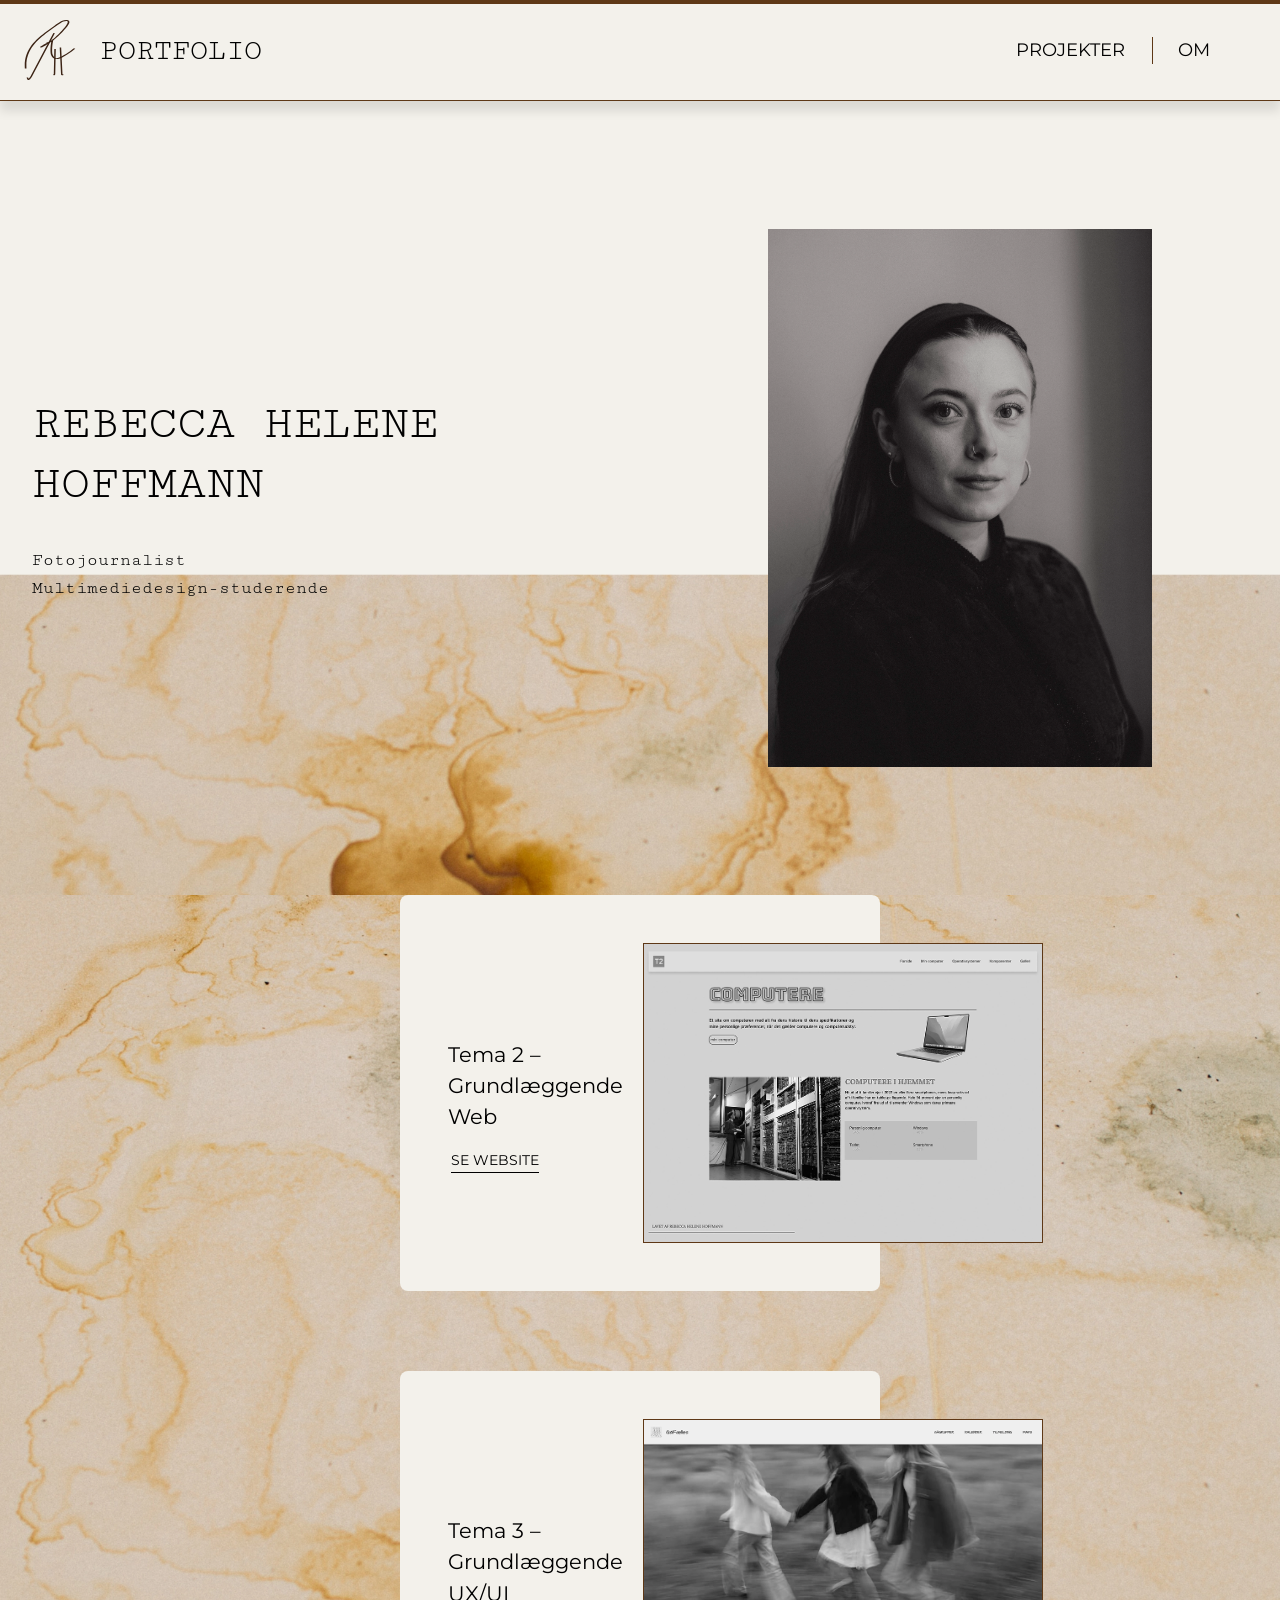
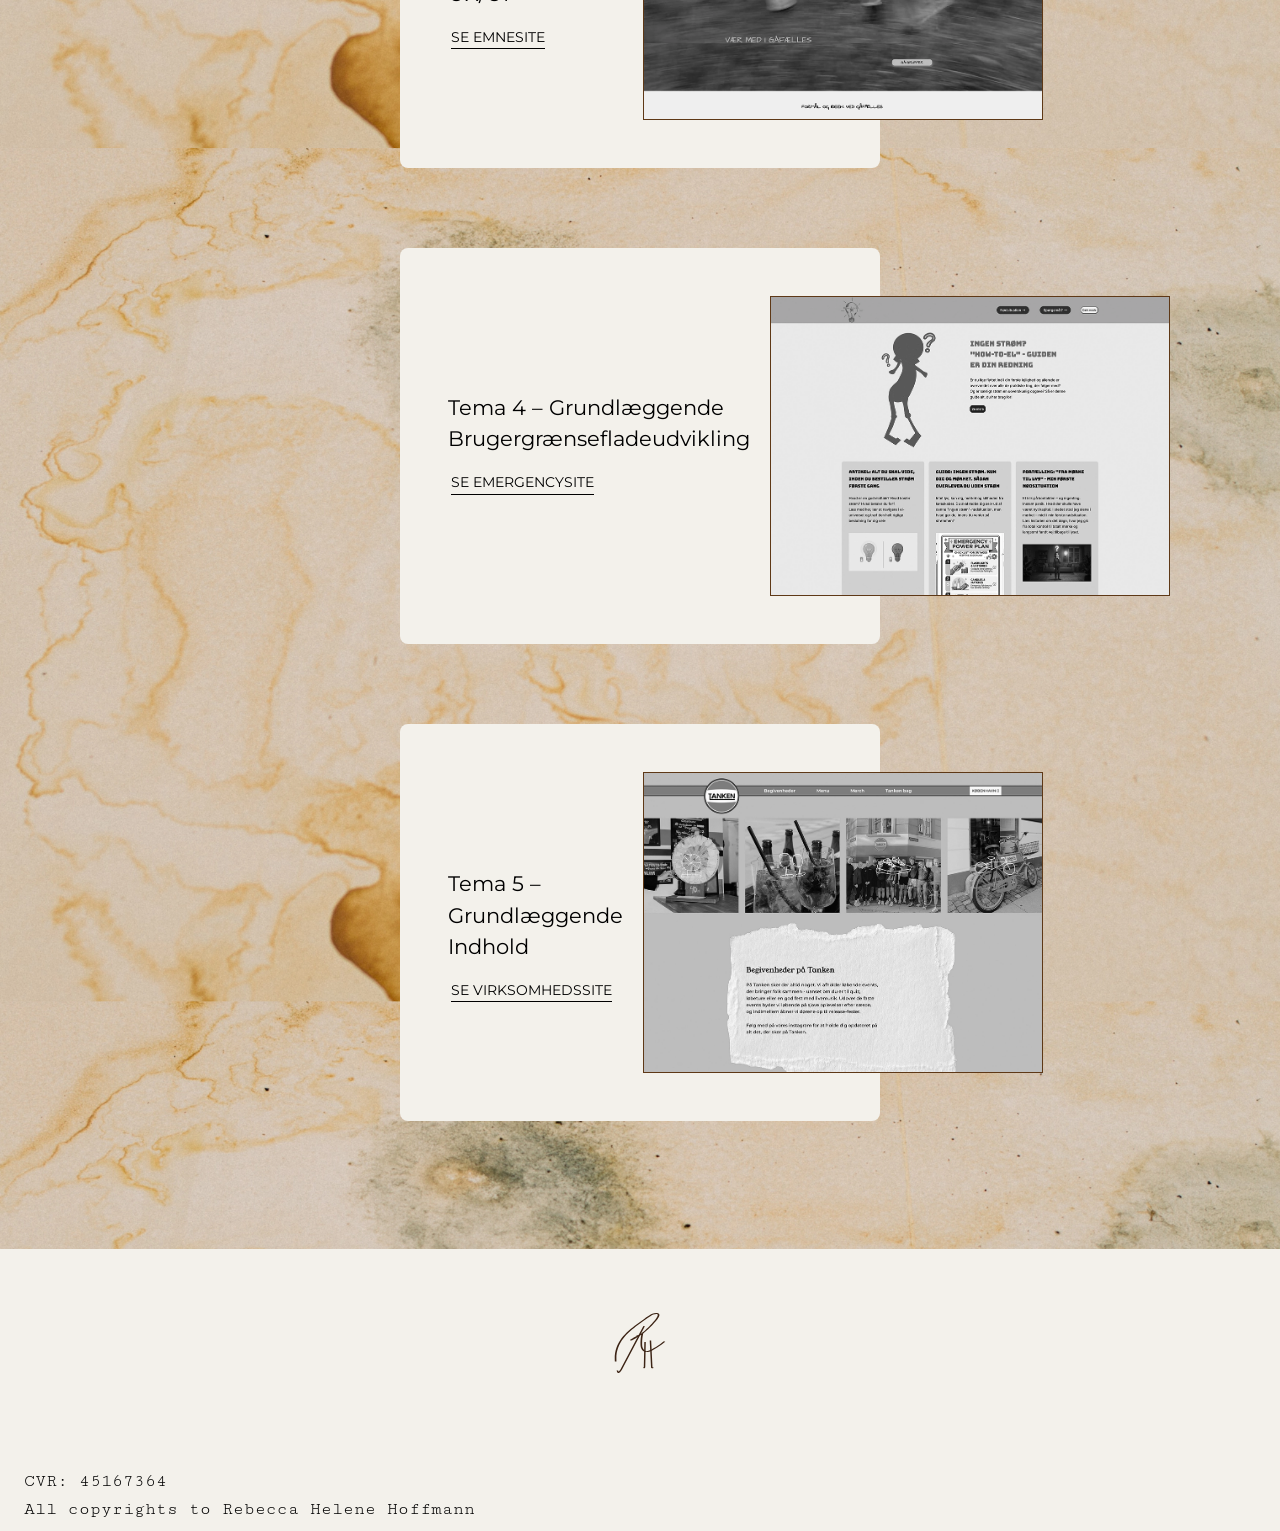
<file: index.html>
<!DOCTYPE html>
<html lang="da">

<head>
    <meta charset="UTF-8">
    <meta name="viewport" content="width=device-width, initial-scale=1.0">
    <title>Portfolio</title>
    <meta name="robots" content="noindex">
    <link rel="stylesheet" href="layout.css">
    <link rel="stylesheet" href="style.css">
    <link rel="stylesheet" href="generel.css">
    <link rel="preconnect" href="https://fonts.googleapis.com">
    <link rel="preconnect" href="https://fonts.gstatic.com" crossorigin>
    <link href="https://fonts.googleapis.com/css2?family=Cutive+Mono&display=swap" rel="stylesheet">
    <link href="https://fonts.googleapis.com/css2?family=Montserrat:ital,wght@0,100..900;1,100..900&display=swap"
        rel="stylesheet">
    <link rel="icon" type="image/png" sizes="16x16" href="svg/favicon.webp">
</head>

<body>
    <header>
        <div class="logo">
            <a href="index.html"> <img src="svg/logo.svg" alt="Logo"></a>
            <a class="titel" href="index.html">PORTFOLIO</a>
        </div>
        <nav>
            <ul class="menu">
                <li><a href="tema2.html">PROJEKTER</a></li>
                <li><a href="om.html">OM</a></li>
            </ul>
            <button class="burger">
                <span class="line"></span>
                <span class="line"></span>
                <span class="line"></span>
            </button>
        </nav>
    </header>
    <main>
        <div class="in-grid">
            <div class="in-grid-text">
                <h1>Rebecca Helene Hoffmann</h1>
                <p>Fotojournalist</p>
                <p>Multimediedesign-studerende</p>
            </div>
            <div class="in-grid-img">
                <img src="img/pbcopy.webp" alt="portræt">
            </div>
        </div>
        <div class="img-index">
            <div class="index-grid">
                <div>
                    <h3>Tema 2 – Grundlæggende Web</h3>
                    <a href="tema2.html">Se Website</a>
                </div>
                <img src="img/bw-index-t2.webp" alt="computer">
            </div>
            <div class="index-grid">
                <div>
                    <h3>Tema 3 – Grundlæggende UX/UI</h3>
                    <a href="tema3.html"> Se Emnesite</a>
                </div>
                <img src="img/bw-index-t3.webp" alt="computer">
            </div>
            <div class="index-grid">
                <div>
                    <h3>Tema 4 – Grundlæggende Brugergrænsefladeudvikling</h3>
                    <a href="tema4.html"> Se Emergencysite</a>
                </div>
                <img src="img/bw-index-t4.webp" alt="computer">
            </div>
            <div class="index-grid">
                <div>
                    <h3>Tema 5 – Grundlæggende Indhold</h3>
                    <a href="tema5.html"> Se Virksomhedssite</a>
                </div>
                <img src="img/bw-index-t5.webp" alt="computer">
            </div>
        </div>
    </main>
    <footer>
        <div class="logo-footer">
            <img src="svg/logo.svg" alt="logo">
        </div>
        <div>
            <p>CVR: 45167364</p>
            <p>All copyrights to Rebecca Helene Hoffmann</p>
        </div>
    </footer>

    <script src="menu.js"></script>
</body>

</html>
</file>
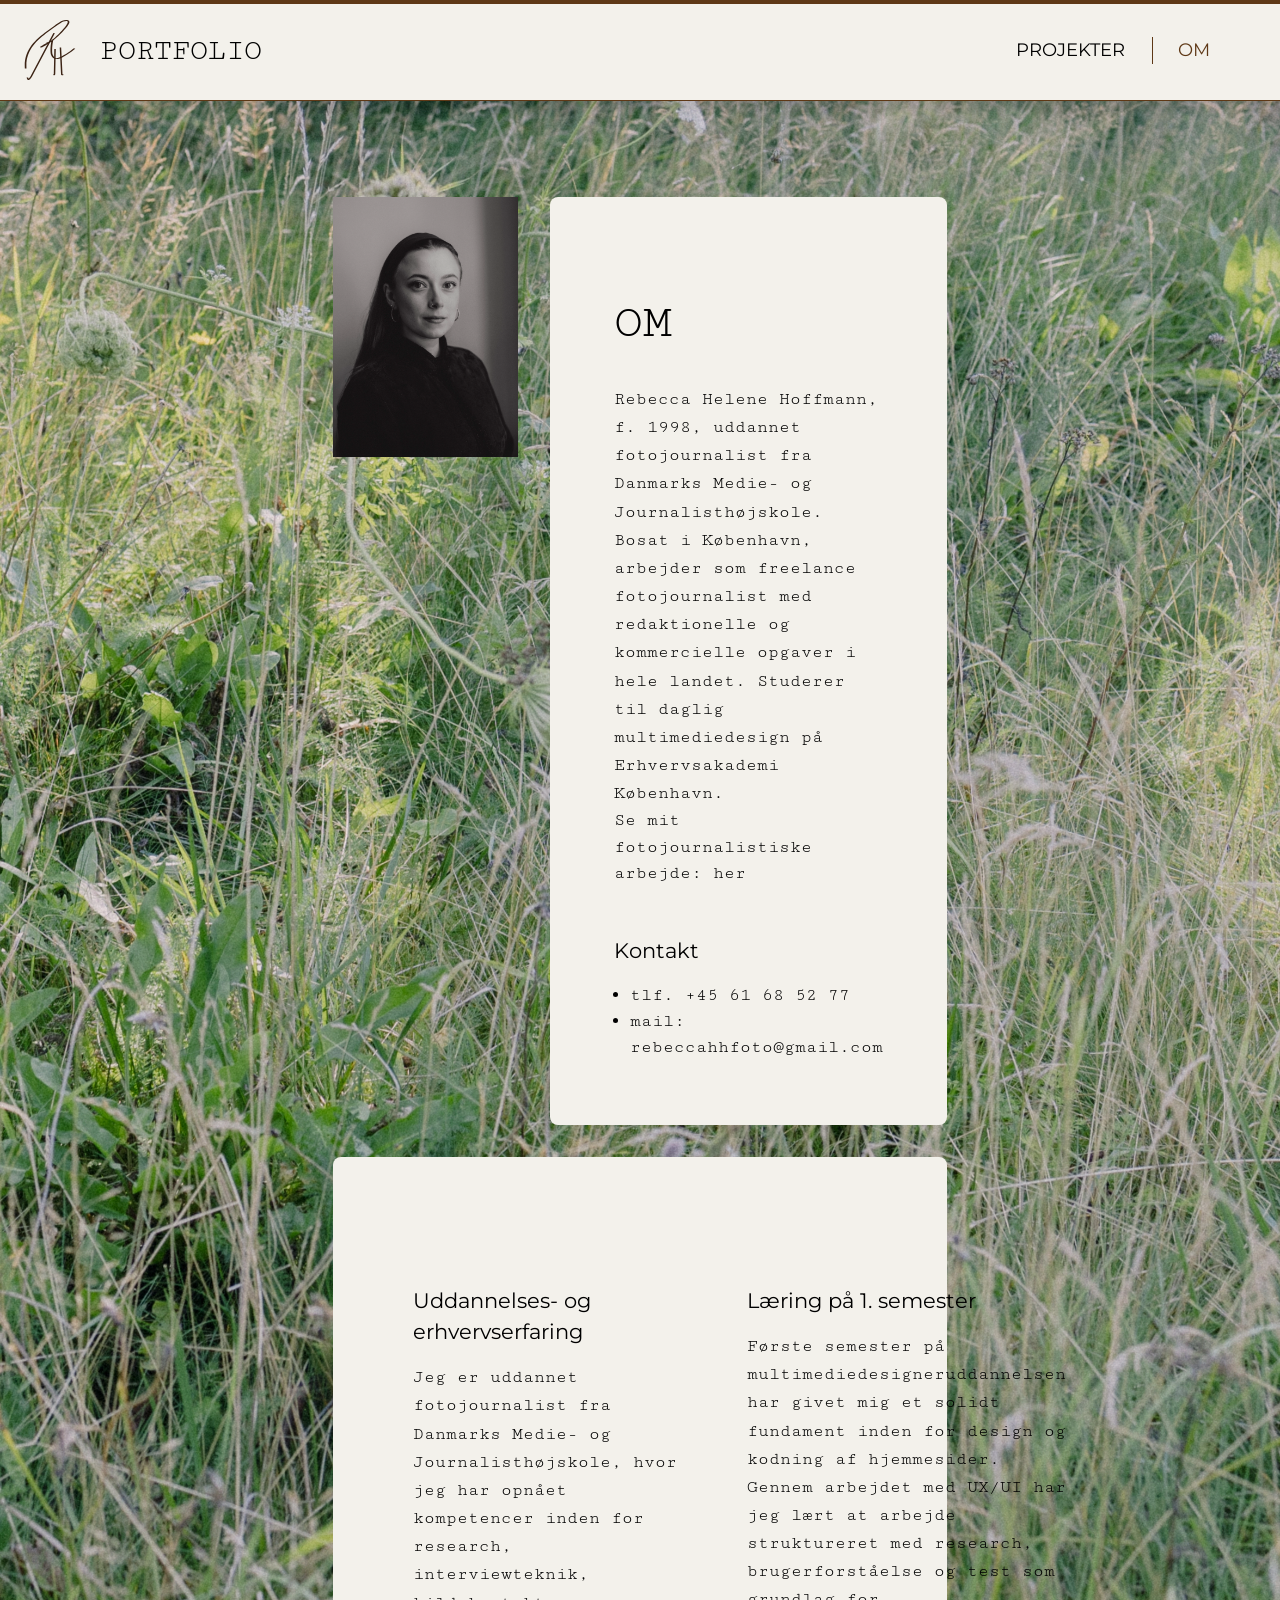
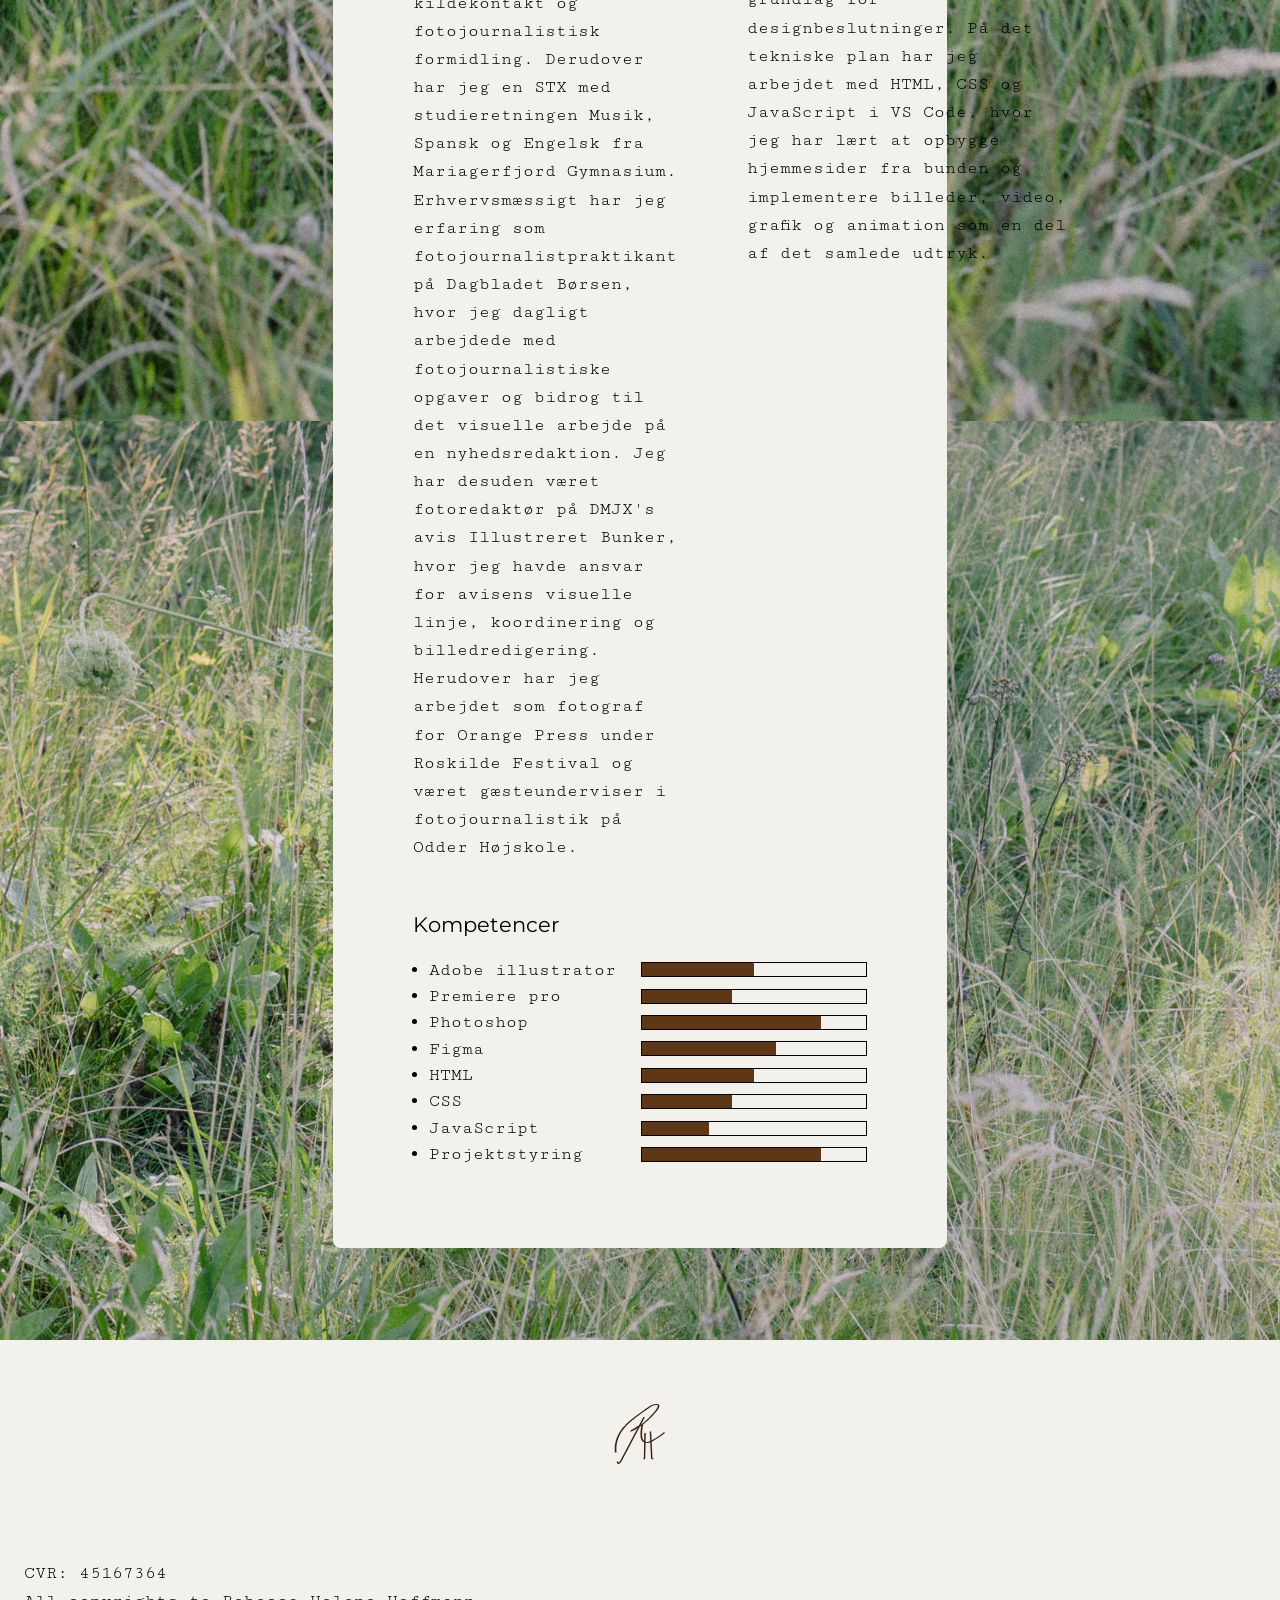
<file: om.html>
<!DOCTYPE html>
<html lang="da">

<head>
    <meta charset="UTF-8">
    <meta name="viewport" content="width=device-width, initial-scale=1.0">
    <title>Om</title>
    <meta name="robots" content="noindex">
    <link rel="stylesheet" href="layout.css">
    <link rel="stylesheet" href="style.css">
    <link rel="stylesheet" href="generel.css">
    <link rel="preconnect" href="https://fonts.googleapis.com">
    <link rel="preconnect" href="https://fonts.gstatic.com" crossorigin>
    <link href="https://fonts.googleapis.com/css2?family=Cutive+Mono&display=swap" rel="stylesheet">
    <link href="https://fonts.googleapis.com/css2?family=Montserrat:ital,wght@0,100..900;1,100..900&display=swap"
        rel="stylesheet">
    <link rel="icon" type="image/png" sizes="16x16" href="svg/favicon.webp">
</head>


<body>
    <header>
        <div class="logo">
            <a href="index.html"> <img src="svg/logo.svg" alt="Logo"></a>
            <a class="titel" href="index.html">PORTFOLIO</a>
        </div>
        <nav>
            <ul class="menu">
                <li><a href="tema2.html">PROJEKTER</a></li>
                <li><a id="active" href="om.html">OM</a></li>
            </ul>
            <button class="burger">
                <span class="line"></span>
                <span class="line"></span>
                <span class="line"></span>
            </button>
        </nav>
    </header>
    <main>
        <div class="om">
            <div class="om-grid">
                <div>
                    <img src="img/pbcopy.webp" alt="portræt">
                </div>
                <div class="om-box-1">
                    <h1>OM</h1>
                    <p>Rebecca Helene Hoffmann, f. 1998, uddannet fotojournalist fra Danmarks Medie- og
                        Journalisthøjskole. Bosat i København,
                        arbejder som freelance fotojournalist med redaktionelle og kommercielle opgaver i hele landet.
                        Studerer til daglig
                        multimediedesign på Erhvervsakademi København.
                    </p>
                    <a href="https://www.rebeccahhoffmann.com/" target="_blank">Se mit fotojournalistiske arbejde:
                        her</a>
                    <div>
                        <h3>Kontakt</h3>
                        <ul>
                            <li>tlf. +45 61 68 52 77</li>
                            <li>mail: rebeccahhfoto@gmail.com</li>
                        </ul>
                    </div>
                </div>
            </div>
            <div class="om-box-2">
                <div class="grid-1-1">
                    <div>
                        <h3>Uddannelses- og erhvervserfaring</h3>
                        <p>Jeg er uddannet fotojournalist fra Danmarks Medie- og Journalisthøjskole, hvor jeg har opnået
                            kompetencer inden for
                            research, interviewteknik, kildekontakt og fotojournalistisk formidling. Derudover har jeg
                            en
                            STX med studieretningen
                            Musik, Spansk og Engelsk fra Mariagerfjord Gymnasium.
                        </p>
                        <p>Erhvervsmæssigt har jeg erfaring som fotojournalistpraktikant på Dagbladet Børsen, hvor jeg
                            dagligt arbejdede med
                            fotojournalistiske opgaver og bidrog til det visuelle arbejde på en nyhedsredaktion. Jeg har
                            desuden været fotoredaktør
                            på DMJX's avis Illustreret Bunker, hvor jeg havde ansvar for avisens visuelle linje,
                            koordinering og billedredigering.
                            Herudover har jeg arbejdet som fotograf for Orange Press under Roskilde Festival og været
                            gæsteunderviser i
                            fotojournalistik på Odder Højskole.</p>
                    </div>
                    <div>
                        <h3>Læring på 1. semester</h3>
                        <p>Første semester på multimediedesigneruddannelsen har givet mig et solidt fundament inden for
                            design og kodning af
                            hjemmesider. Gennem arbejdet med UX/UI har jeg lært at arbejde struktureret med research,
                            brugerforståelse og test som
                            grundlag for designbeslutninger.
                            På det tekniske plan har jeg arbejdet med HTML, CSS og JavaScript i VS Code, hvor jeg har
                            lært
                            at opbygge hjemmesider
                            fra bunden og implementere billeder, video, grafik og animation som en del af det samlede
                            udtryk.</p>
                    </div>
                </div>
                <div>
                    <h3>Kompetencer</h3>

                    <div class=" k-grid">
                        <ul>
                            <li>Adobe illustrator</li>
                        </ul>
                        <div class="k-skala"> </div>
                    </div>
                    <div class="k-grid">
                        <ul>
                            <li>Premiere pro</li>
                        </ul>
                        <div class="k-skala-1"> </div>
                    </div>
                    <div class="k-grid">
                        <ul>
                            <li>Photoshop</li>
                        </ul>
                        <div class="k-skala-2"> </div>
                    </div>
                    <div class="k-grid">
                        <ul>
                            <li>Figma</li>
                        </ul>
                        <div class="k-skala-3"> </div>
                    </div>
                    <div class="k-grid">
                        <ul>
                            <li>HTML</li>
                        </ul>
                        <div class="k-skala-4"> </div>
                    </div>
                    <div class="k-grid">
                        <ul>
                            <li>CSS</li>
                        </ul>
                        <div class="k-skala-5"> </div>
                    </div>
                    <div class="k-grid">
                        <ul>
                            <li>JavaScript</li>
                        </ul>
                        <div class="k-skala-6"> </div>
                    </div>
                    <div class="k-grid">
                        <ul>
                            <li>Projektstyring</li>
                        </ul>
                        <div class="k-skala-7"> </div>
                    </div>
                </div>
            </div>
        </div>
    </main>
    <footer>
        <div class="logo-footer">
            <img src="svg/logo.svg" alt="logo">
        </div>
        <div>
            <p>CVR: 45167364</p>
            <p>All copyrights to Rebecca Helene Hoffmann</p>
        </div>
    </footer>

    <script src="menu.js"></script>
</body>

</html>
</file>
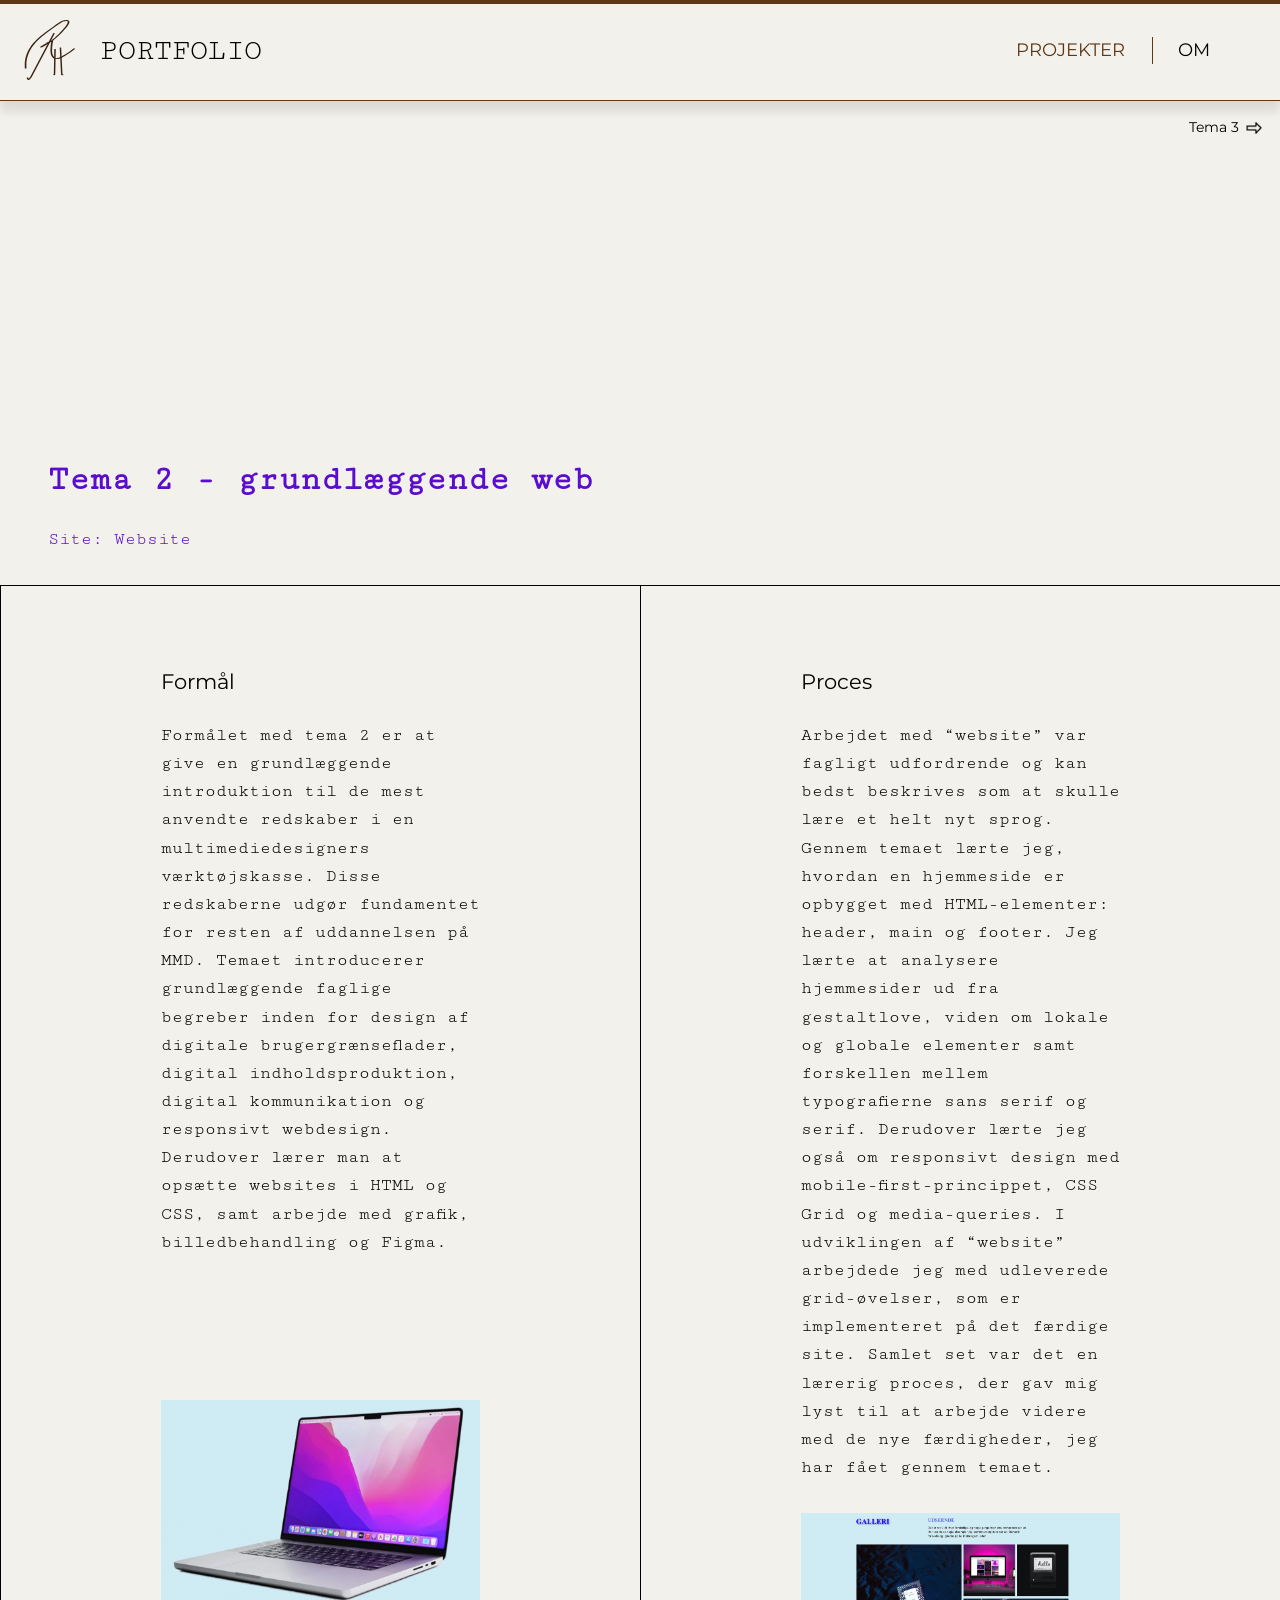
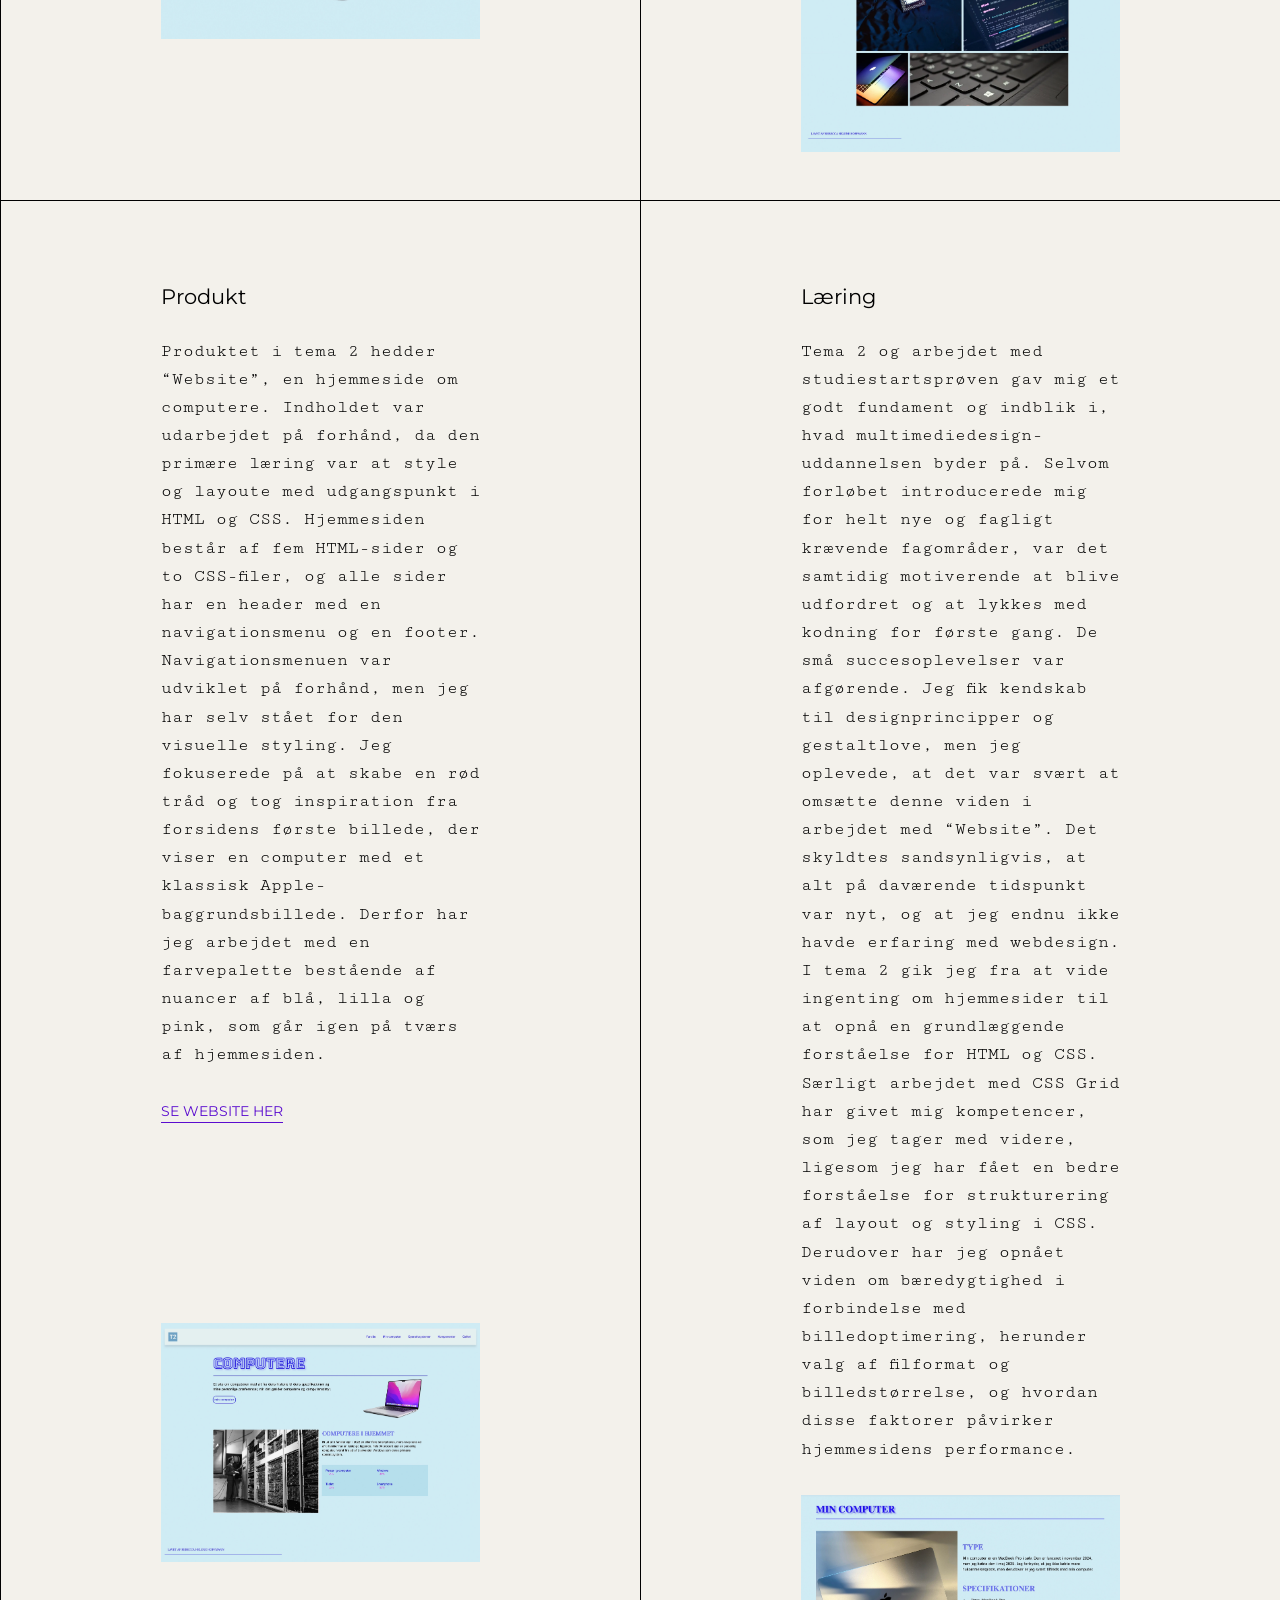
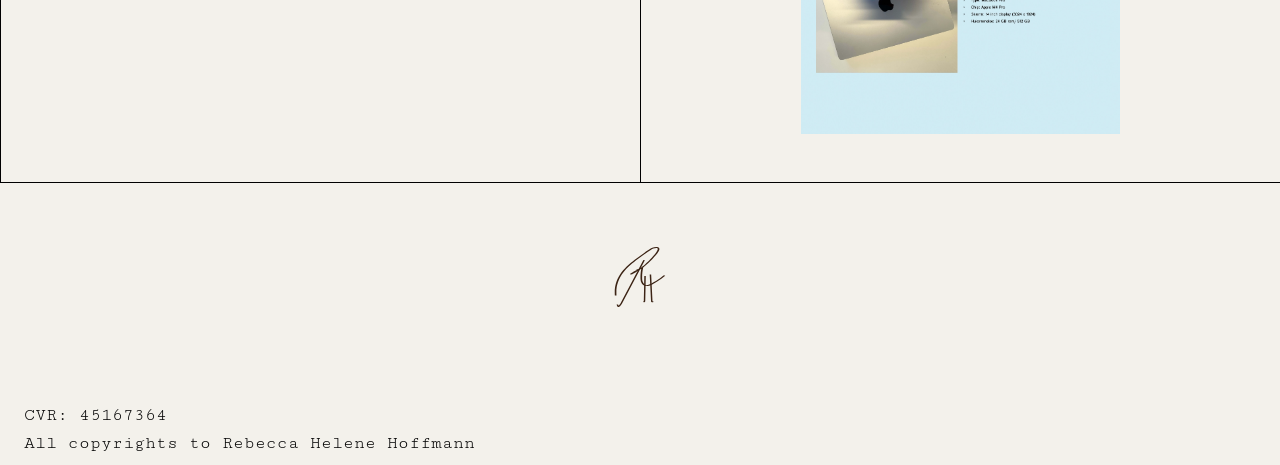
<file: tema2.html>
<!DOCTYPE html>
<html lang="da">

<head>
    <meta charset="UTF-8">
    <meta name="viewport" content="width=device-width, initial-scale=1.0">
    <title>Tema 2</title>
    <meta name="robots" content="noindex">
    <link rel="stylesheet" href="layout.css">
    <link rel="stylesheet" href="style.css">
    <link rel="stylesheet" href="generel.css">
    <link rel="preconnect" href="https://fonts.googleapis.com">
    <link rel="preconnect" href="https://fonts.gstatic.com" crossorigin>
    <link href="https://fonts.googleapis.com/css2?family=Cutive+Mono&display=swap" rel="stylesheet">
    <link href="https://fonts.googleapis.com/css2?family=Montserrat:ital,wght@0,100..900;1,100..900&display=swap"
        rel="stylesheet">
    <link rel="icon" type="image/png" sizes="16x16" href="svg/favicon.webp">
</head>

<body>
    <header>
        <div class="logo">
            <a href="index.html"> <img src="svg/logo.svg" alt="Logo"></a>
            <a class="titel" href="index.html">PORTFOLIO</a>
        </div>
        <nav>
            <ul class="menu">
                <li><a id="active" href="tema2.html">PROJEKTER</a></li>
                <li><a href="om.html">OM</a></li>
            </ul>
            <button class="burger">
                <span class="line"></span>
                <span class="line"></span>
                <span class="line"></span>
            </button>
        </nav>
    </header>
    <main>
        <div class="pil">
            <!-- <a class="pil-1" href="index.html"> <img src="icon/arrow.webp" alt="pil">Forside</a> -->
            <div class="pil-2">
                <a href="tema3.html"> Tema 3</a>
                <a href="tema3.html"> <img src="icon/arrow-frem.webp" alt="pil"> </a>
            </div>
        </div>
        <div class="tema">
            <div class="t2-h2">
                <h2>Tema 2 - grundlæggende web</h2>
                <p>Site: Website</p>
            </div>
            <div class="t-grid">
                <div class="t-grid-2">
                    <div class="tema-grid">
                        <h3>Formål</h3>
                        <p>Formålet med tema 2 er at give en grundlæggende introduktion til de mest anvendte redskaber i
                            en
                            multimediedesigners
                            værktøjskasse. Disse redskaberne udgør fundamentet for resten af uddannelsen på MMD. Temaet
                            introducerer grundlæggende
                            faglige begreber inden for design af digitale brugergrænseflader, digital
                            indholdsproduktion,
                            digital kommunikation og
                            responsivt webdesign. Derudover lærer man at opsætte websites i HTML og CSS, samt arbejde
                            med
                            grafik, billedbehandling
                            og Figma.</p>
                        <img class="t2-img-1" src="img/t2-pc.webp" alt="computer">
                    </div>
                    <div class="tema-grid">
                        <h3>Proces</h3>
                        <p>Arbejdet med “website” var fagligt udfordrende og kan bedst beskrives som at skulle lære et
                            helt
                            nyt sprog. Gennem
                            temaet lærte jeg, hvordan en hjemmeside er opbygget med HTML-elementer: header, main og
                            footer.
                            Jeg lærte at analysere
                            hjemmesider ud fra gestaltlove, viden om lokale og globale elementer samt forskellen mellem
                            typografierne sans serif og
                            serif. Derudover lærte jeg også om responsivt design med mobile-first-princippet, CSS Grid
                            og
                            media-queries. I
                            udviklingen af “website” arbejdede jeg med udleverede grid-øvelser, som er implementeret på
                            det
                            færdige site. Samlet set
                            var det en lærerig proces, der gav mig lyst til at arbejde videre med de nye færdigheder,
                            jeg
                            har fået gennem temaet.</p>
                        <img class="t2-img-2" src="img/t2-grid.webp" alt="computer">
                    </div>
                </div>
                <div class="t-grid-2">
                    <div class="tema-grid">
                        <h3>Produkt</h3>
                        <p>Produktet i tema 2 hedder “Website”, en hjemmeside om computere. Indholdet var udarbejdet på
                            forhånd, da den primære
                            læring var at style og layoute med udgangspunkt i HTML og CSS. Hjemmesiden består af fem
                            HTML-sider og to CSS-filer, og
                            alle sider har en header med en navigationsmenu og en footer. Navigationsmenuen var udviklet
                            på
                            forhånd, men jeg har
                            selv stået for den visuelle styling. Jeg fokuserede på at skabe en rød tråd og tog
                            inspiration
                            fra forsidens første
                            billede, der viser en computer med et klassisk Apple-baggrundsbillede. Derfor har jeg
                            arbejdet
                            med en farvepalette
                            bestående af nuancer af blå, lilla og pink, som går igen på tværs af hjemmesiden.</p>
                        <a class="t2-a" href="https://reho1001.github.io/website/index.html" target="_blank">Se website
                            her</a>
                        <img class="t2-img-3" src="img/t2-site.webp" alt="computer">
                    </div>
                    <div class="tema-grid">
                        <h3>Læring</h3>
                        <p>Tema 2 og arbejdet med studiestartsprøven gav mig et godt fundament og indblik i, hvad
                            multimediedesign-uddannelsen
                            byder på. Selvom forløbet introducerede mig for helt nye og fagligt krævende fagområder, var
                            det
                            samtidig motiverende at
                            blive udfordret og at lykkes med kodning for første gang. De små succesoplevelser var
                            afgørende.
                            Jeg fik kendskab til
                            designprincipper og gestaltlove, men jeg oplevede, at det var svært at omsætte denne viden i
                            arbejdet med “Website”. Det
                            skyldtes sandsynligvis, at alt på daværende tidspunkt var nyt, og at jeg endnu ikke havde
                            erfaring med webdesign. I tema
                            2 gik jeg fra at vide ingenting om hjemmesider til at opnå en grundlæggende forståelse for
                            HTML
                            og CSS. Særligt arbejdet
                            med CSS Grid har givet mig kompetencer, som jeg tager med videre, ligesom jeg har fået en
                            bedre
                            forståelse for
                            strukturering af layout og styling i CSS. Derudover har jeg opnået viden om bæredygtighed i
                            forbindelse med
                            billedoptimering, herunder valg af filformat og billedstørrelse, og hvordan disse faktorer
                            påvirker hjemmesidens
                            performance.</p>
                        <img class="t2-img-4" src="img/t2.webp" alt="computer">
                    </div>
                </div>
            </div>
        </div>
    </main>
    <footer>
        <div class="logo-footer">
            <img src="svg/logo.svg" alt="logo">
        </div>
        <div>
            <p>CVR: 45167364</p>
            <p>All copyrights to Rebecca Helene Hoffmann</p>
        </div>
    </footer>

    <script src="menu.js"></script>
</body>

</html>
</file>
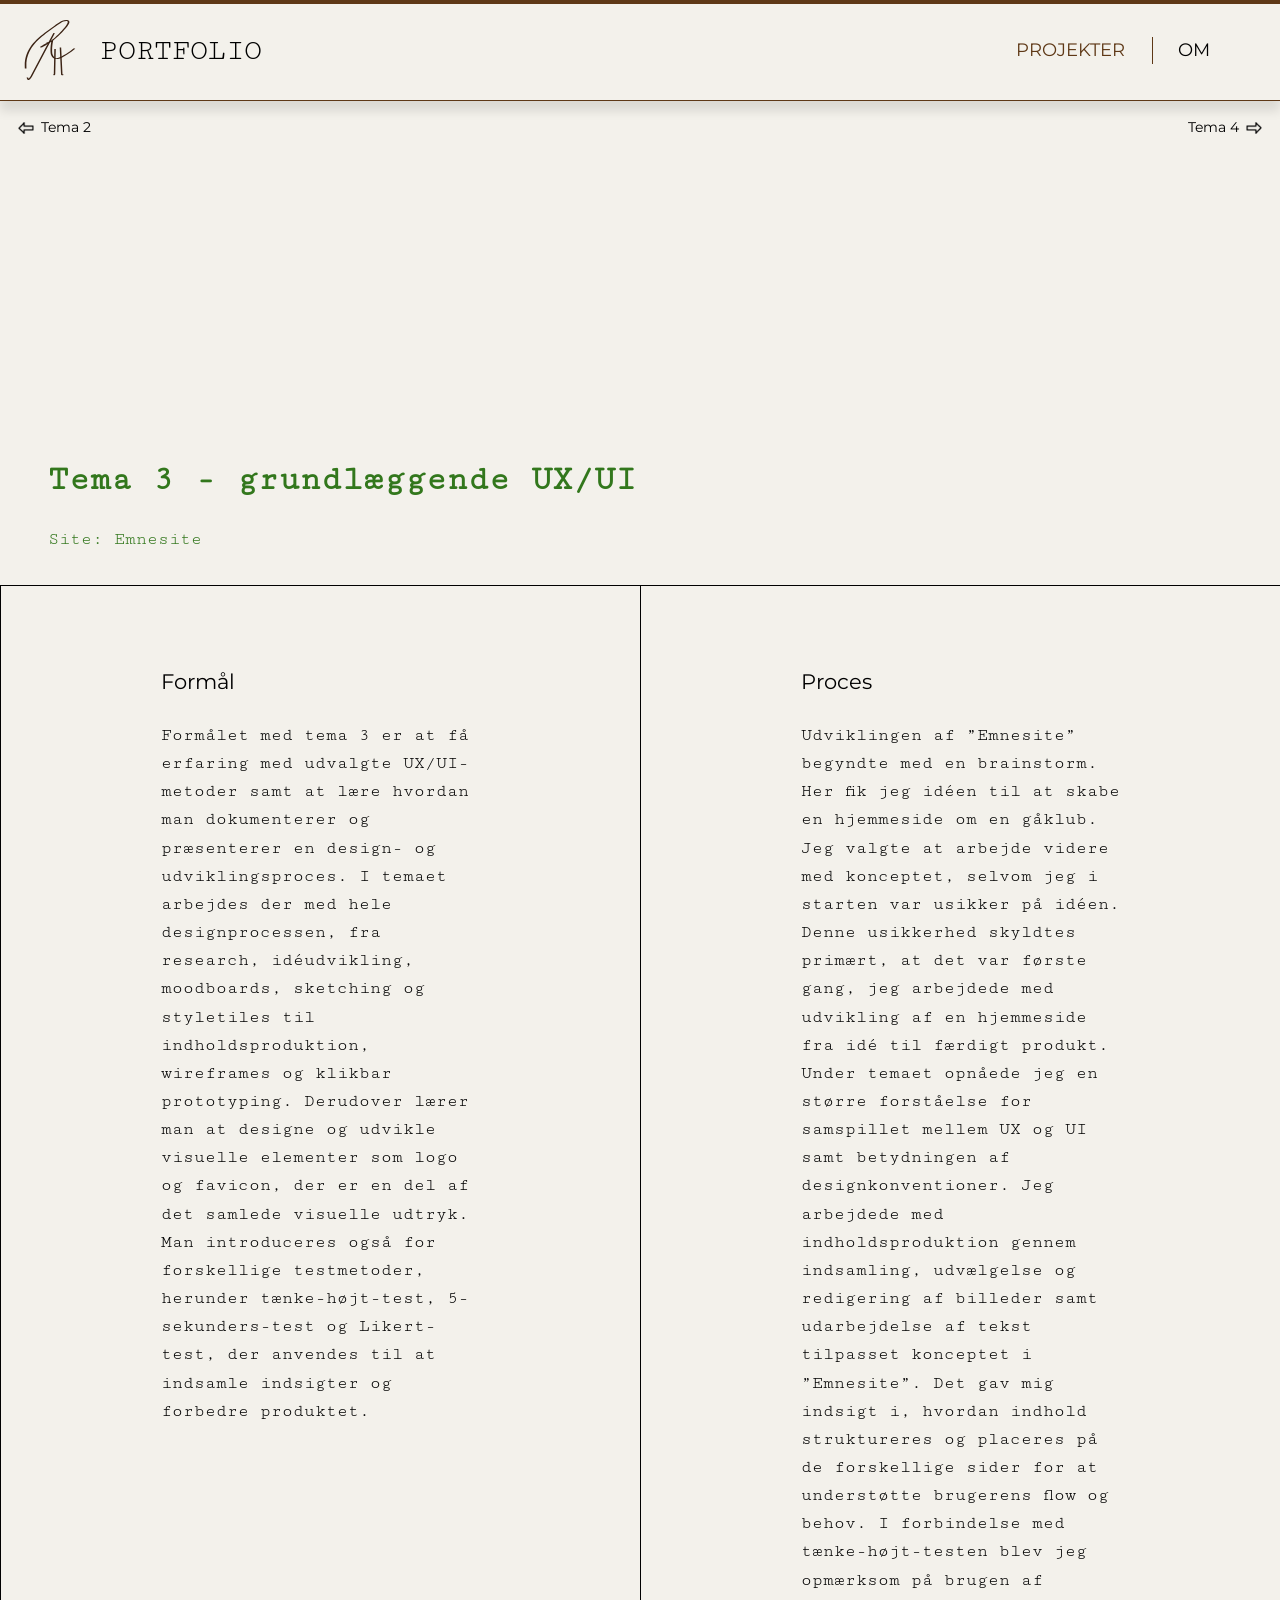
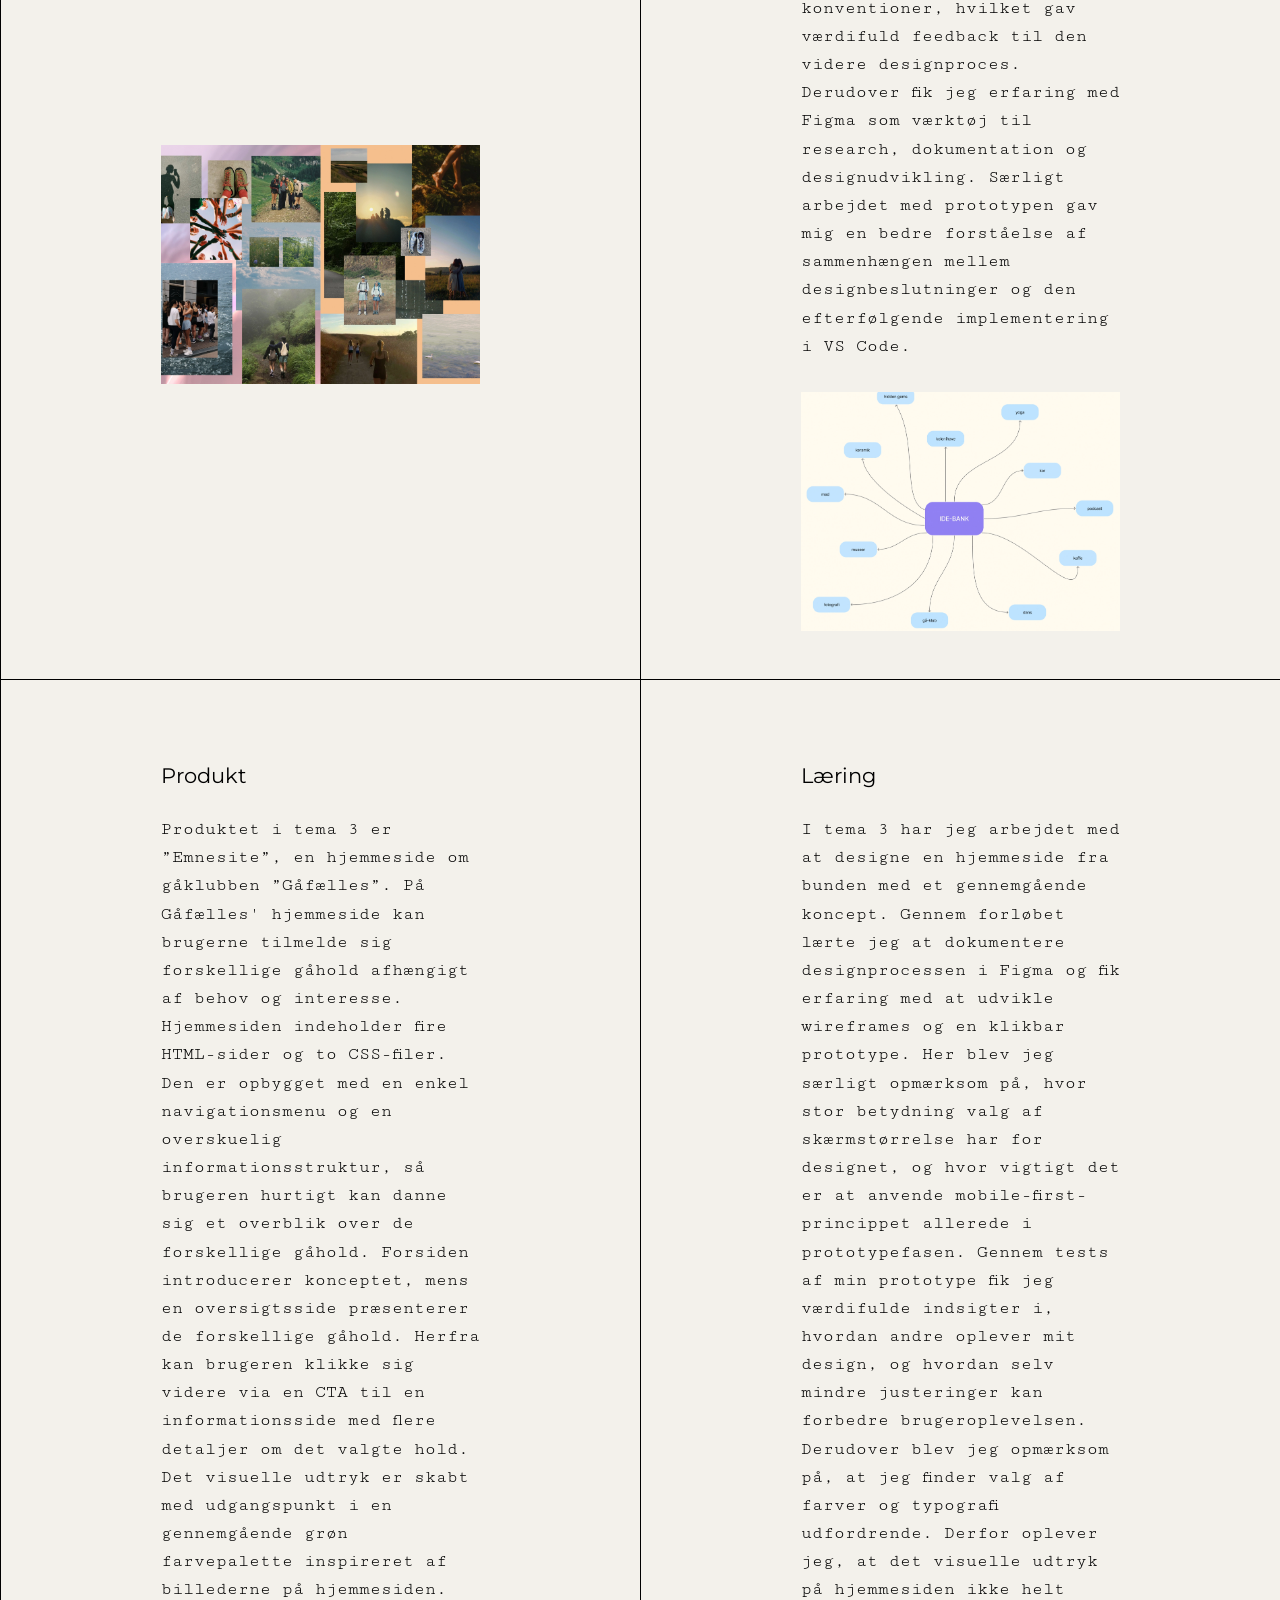
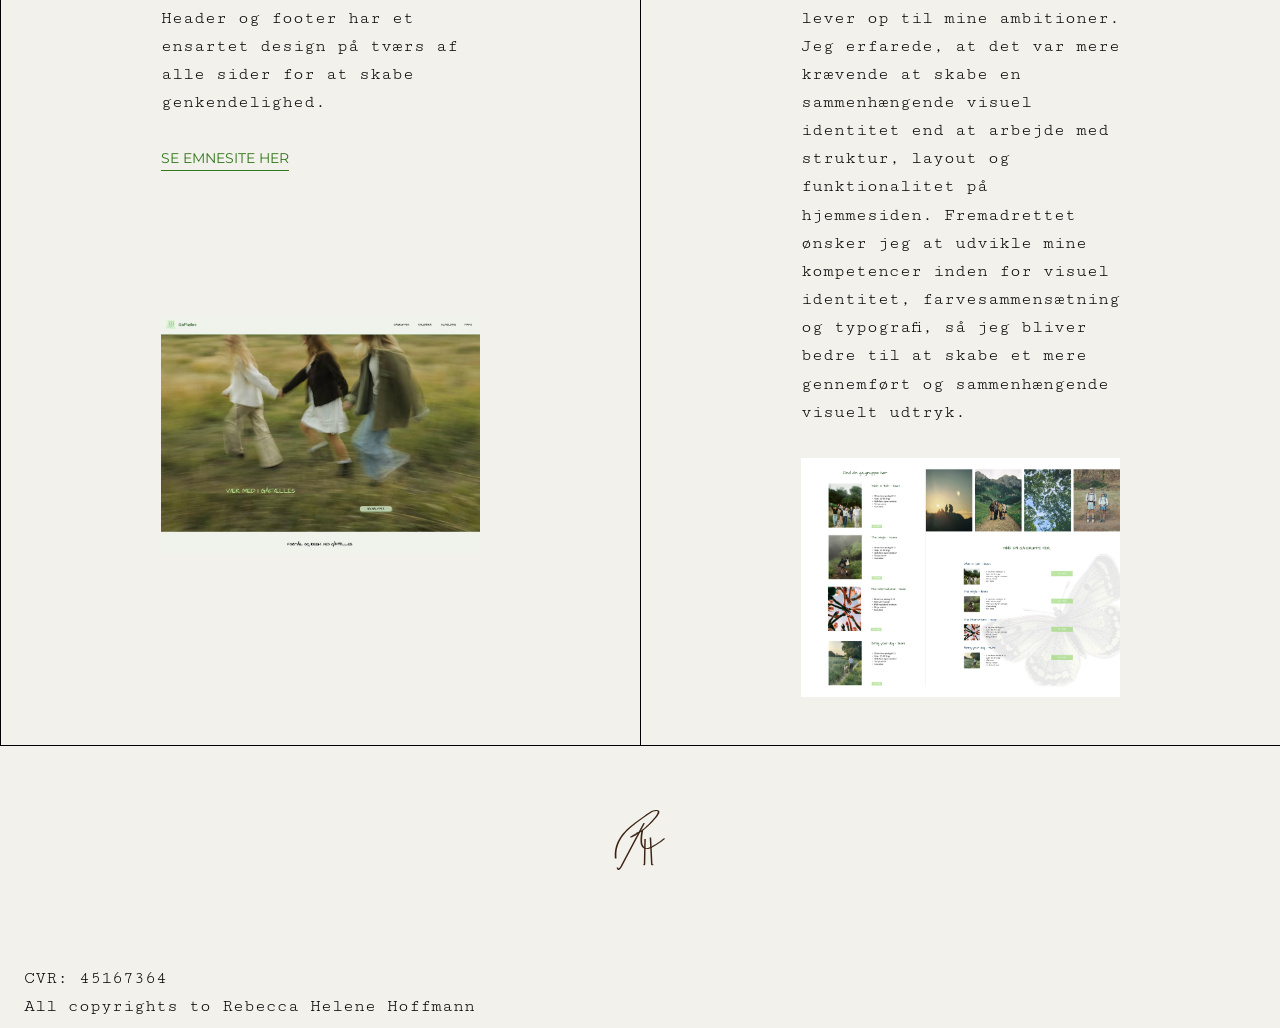
<file: tema3.html>
<!DOCTYPE html>
<html lang="da">

<head>
    <meta charset="UTF-8">
    <meta name="viewport" content="width=device-width, initial-scale=1.0">
    <title>Tema 3</title>
    <meta name="robots" content="noindex">
    <link rel="stylesheet" href="layout.css">
    <link rel="stylesheet" href="style.css">
    <link rel="stylesheet" href="generel.css">
    <link rel="preconnect" href="https://fonts.googleapis.com">
    <link rel="preconnect" href="https://fonts.gstatic.com" crossorigin>
    <link href="https://fonts.googleapis.com/css2?family=Cutive+Mono&display=swap" rel="stylesheet">
    <link href="https://fonts.googleapis.com/css2?family=Montserrat:ital,wght@0,100..900;1,100..900&display=swap"
        rel="stylesheet">
    <link rel="icon" type="image/png" sizes="16x16" href="svg/favicon.webp">
</head>

<body>
    <header>
        <div class="logo">
            <a href="index.html"> <img src="svg/logo.svg" alt="Logo"></a>
            <a class="titel" href="index.html">PORTFOLIO</a>
        </div>
        <nav>
            <ul class="menu">
                <li><a id="active" href="tema2.html">PROJEKTER</a></li>
                <li><a href="om.html">OM</a></li>
            </ul>
            <button class="burger">
                <span class="line"></span>
                <span class="line"></span>
                <span class="line"></span>
            </button>
        </nav>
    </header>
    <main>
        <div class="pil">
            <a class="pil-1" href="tema2.html"> <img src="icon/arrow.webp" alt="pil">Tema 2</a>
            <div class="pil-2">
                <a href="tema4.html"> Tema 4</a>
                <a href="tema4.html"> <img src="icon/arrow-frem.webp" alt="pil"> </a>
            </div>
        </div>
        <div class="tema">
            <div class="t3-h2">
                <h2>Tema 3 - grundlæggende UX/UI</h2>
                <p>Site: Emnesite</p>
            </div>
            <div class="t-grid">
                <div class="t-grid-2">
                    <div class="tema-grid">
                        <h3>Formål</h3>
                        <p>Formålet med tema 3 er at få erfaring med udvalgte UX/UI-metoder samt at lære hvordan man
                            dokumenterer og præsenterer en
                            design- og udviklingsproces. I temaet arbejdes der med hele designprocessen, fra research,
                            idéudvikling, moodboards,
                            sketching og styletiles til indholdsproduktion, wireframes og klikbar prototyping. Derudover
                            lærer man at designe og
                            udvikle visuelle elementer som logo og favicon, der er en del af det samlede visuelle
                            udtryk.
                            Man introduceres også for
                            forskellige testmetoder, herunder tænke-højt-test, 5-sekunders-test og Likert-test, der
                            anvendes
                            til at indsamle
                            indsigter og forbedre produktet.</p>
                        <img class="t3-img-1" src="img/t3-moodboard.webp" alt="computer">
                    </div>
                    <div class="tema-grid">
                        <h3>Proces</h3>
                        <p>Udviklingen af ”Emnesite” begyndte med en brainstorm. Her fik jeg idéen til at skabe en
                            hjemmeside om en gåklub. Jeg
                            valgte at arbejde videre med konceptet, selvom jeg i starten var usikker på idéen. Denne
                            usikkerhed skyldtes primært, at
                            det var første gang, jeg arbejdede med udvikling af en hjemmeside fra idé til færdigt
                            produkt.
                            Under temaet opnåede jeg
                            en større forståelse for samspillet mellem UX og UI samt betydningen af designkonventioner.
                            Jeg
                            arbejdede med
                            indholdsproduktion gennem indsamling, udvælgelse og redigering af billeder samt udarbejdelse
                            af
                            tekst tilpasset
                            konceptet i ”Emnesite”. Det gav mig indsigt i, hvordan indhold struktureres og placeres på
                            de
                            forskellige sider for at
                            understøtte brugerens flow og behov. I forbindelse med tænke-højt-testen blev jeg opmærksom
                            på
                            brugen af konventioner,
                            hvilket gav værdifuld feedback til den videre designproces. Derudover fik jeg erfaring med
                            Figma
                            som værktøj til
                            research, dokumentation og designudvikling. Særligt arbejdet med prototypen gav mig en bedre
                            forståelse af sammenhængen
                            mellem designbeslutninger og den efterfølgende implementering i VS Code.</p>
                        <img class="t3-img-2" src="img/t3-brainstorm.webp" alt="computer">
                    </div>
                </div>
                <div class="t-grid-2">
                    <div class="tema-grid">
                        <h3>Produkt</h3>
                        <p>Produktet i tema 3 er ”Emnesite”, en hjemmeside om gåklubben ”Gåfælles”. På Gåfælles'
                            hjemmeside
                            kan brugerne tilmelde
                            sig forskellige gåhold afhængigt af behov og interesse. Hjemmesiden indeholder fire
                            HTML-sider
                            og to CSS-filer. Den er
                            opbygget med en enkel navigationsmenu og en overskuelig informationsstruktur, så brugeren
                            hurtigt kan danne sig et
                            overblik over de forskellige gåhold. Forsiden introducerer konceptet, mens en oversigtsside
                            præsenterer de forskellige
                            gåhold. Herfra kan brugeren klikke sig videre via en CTA til en informationsside med flere
                            detaljer om det valgte hold.
                            Det visuelle udtryk er skabt med udgangspunkt i en gennemgående grøn farvepalette inspireret
                            af
                            billederne på
                            hjemmesiden. Header og footer har et ensartet design på tværs af alle sider for at skabe
                            genkendelighed.</p>
                        <a class="t3-a" href="https://reho1001.github.io/emnesite/index.html" target="_blank">Se
                            emnesite her</a>
                        <img class="t3-img-3" src="img/t3-site.webp" alt="computer">
                    </div>
                    <div class="tema-grid">
                        <h3>Læring</h3>
                        <p>I tema 3 har jeg arbejdet med at designe en hjemmeside fra bunden med et gennemgående
                            koncept.
                            Gennem forløbet lærte jeg
                            at dokumentere designprocessen i Figma og fik erfaring med at udvikle wireframes og en
                            klikbar
                            prototype. Her blev jeg
                            særligt opmærksom på, hvor stor betydning valg af skærmstørrelse har for designet, og hvor
                            vigtigt det er at anvende
                            mobile-first-princippet allerede i prototypefasen. Gennem tests af min prototype fik jeg
                            værdifulde indsigter i, hvordan
                            andre oplever mit design, og hvordan selv mindre justeringer kan forbedre brugeroplevelsen.
                            Derudover blev jeg opmærksom
                            på, at jeg finder valg af farver og typografi udfordrende. Derfor oplever jeg, at det
                            visuelle
                            udtryk på hjemmesiden
                            ikke helt lever op til mine ambitioner. Jeg erfarede, at det var mere krævende at skabe en
                            sammenhængende visuel
                            identitet end at arbejde med struktur, layout og funktionalitet på hjemmesiden. Fremadrettet
                            ønsker jeg at udvikle mine
                            kompetencer inden for visuel identitet, farvesammensætning og typografi, så jeg bliver bedre
                            til
                            at skabe et mere
                            gennemført og sammenhængende visuelt udtryk.</p>
                        <img class="t3-img-4" src="img/t3-prototype.webp" alt="computer">
                    </div>
                </div>
            </div>
        </div>
    </main>
    <footer>
        <div class="logo-footer">
            <img src="svg/logo.svg" alt="logo">
        </div>
        <div>
            <p>CVR: 45167364</p>
            <p>All copyrights to Rebecca Helene Hoffmann</p>
        </div>
    </footer>

    <script src="menu.js"></script>
</body>

</html>
</file>
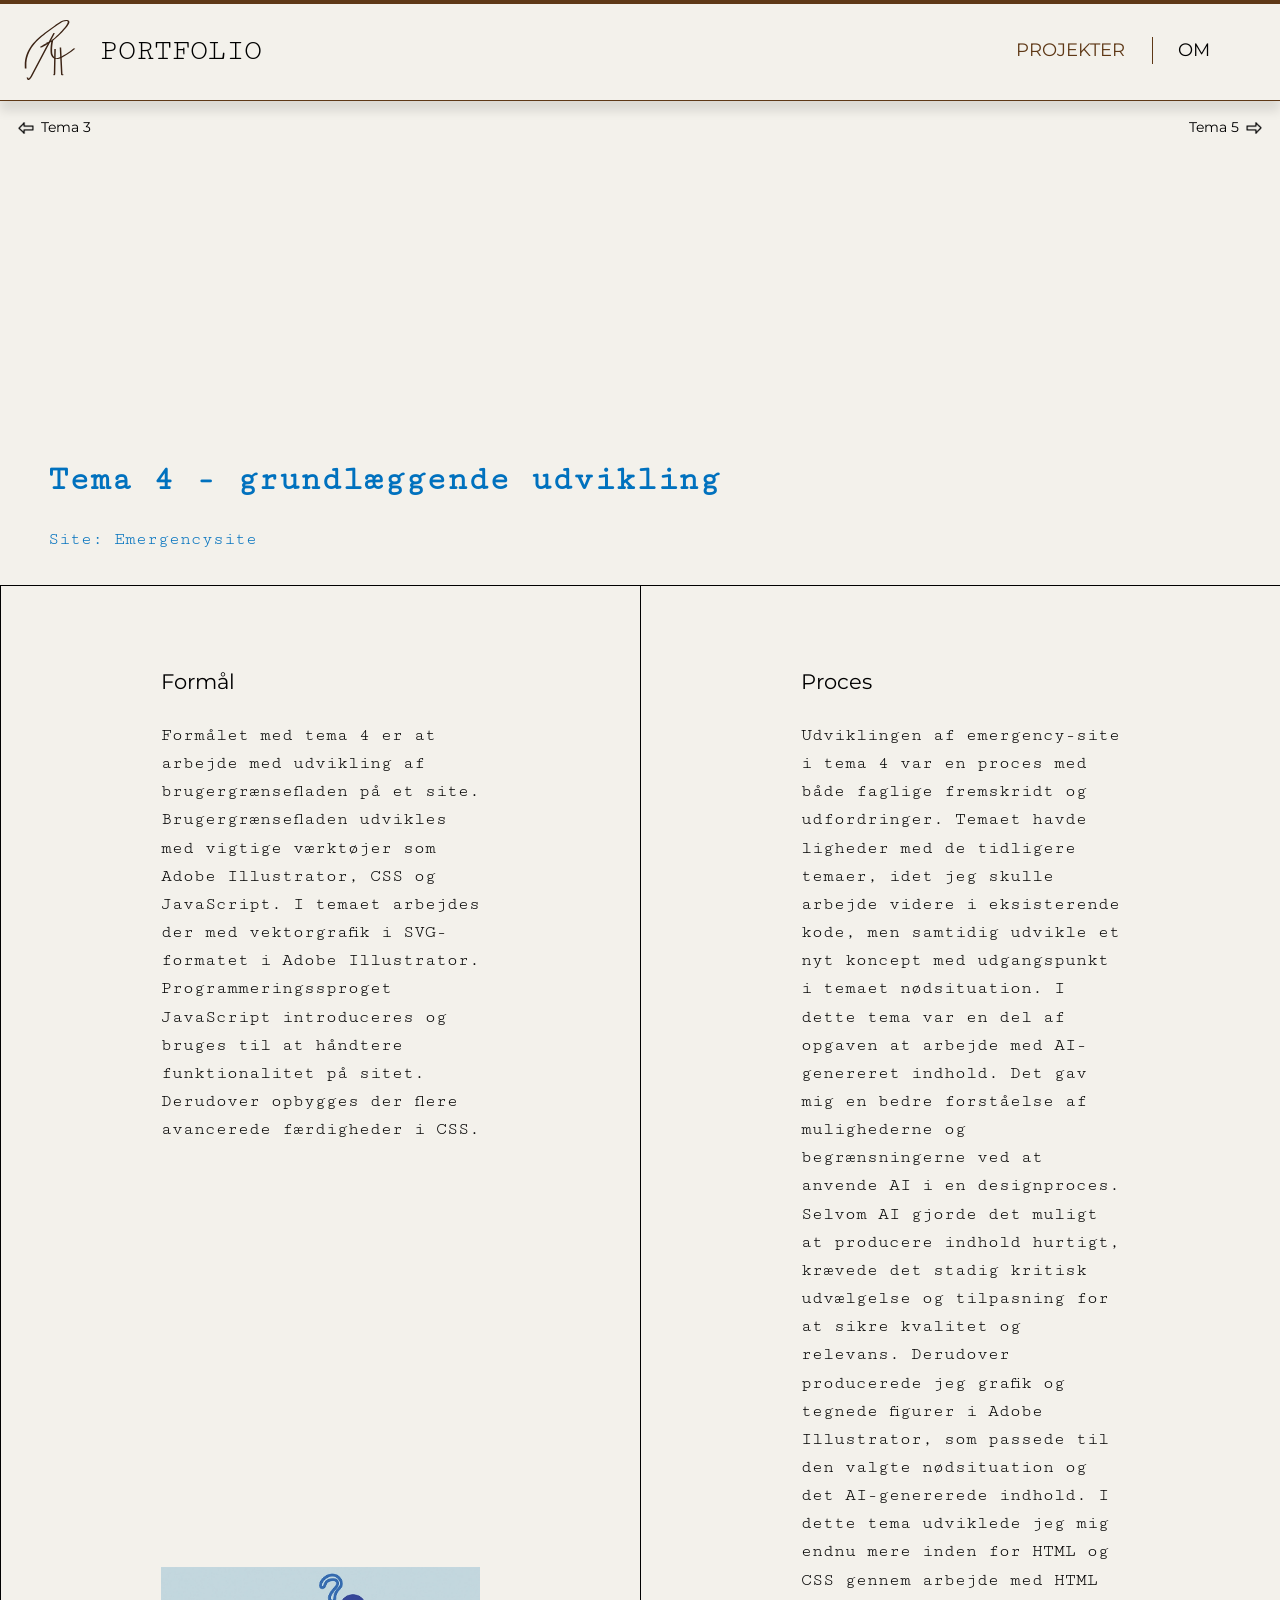
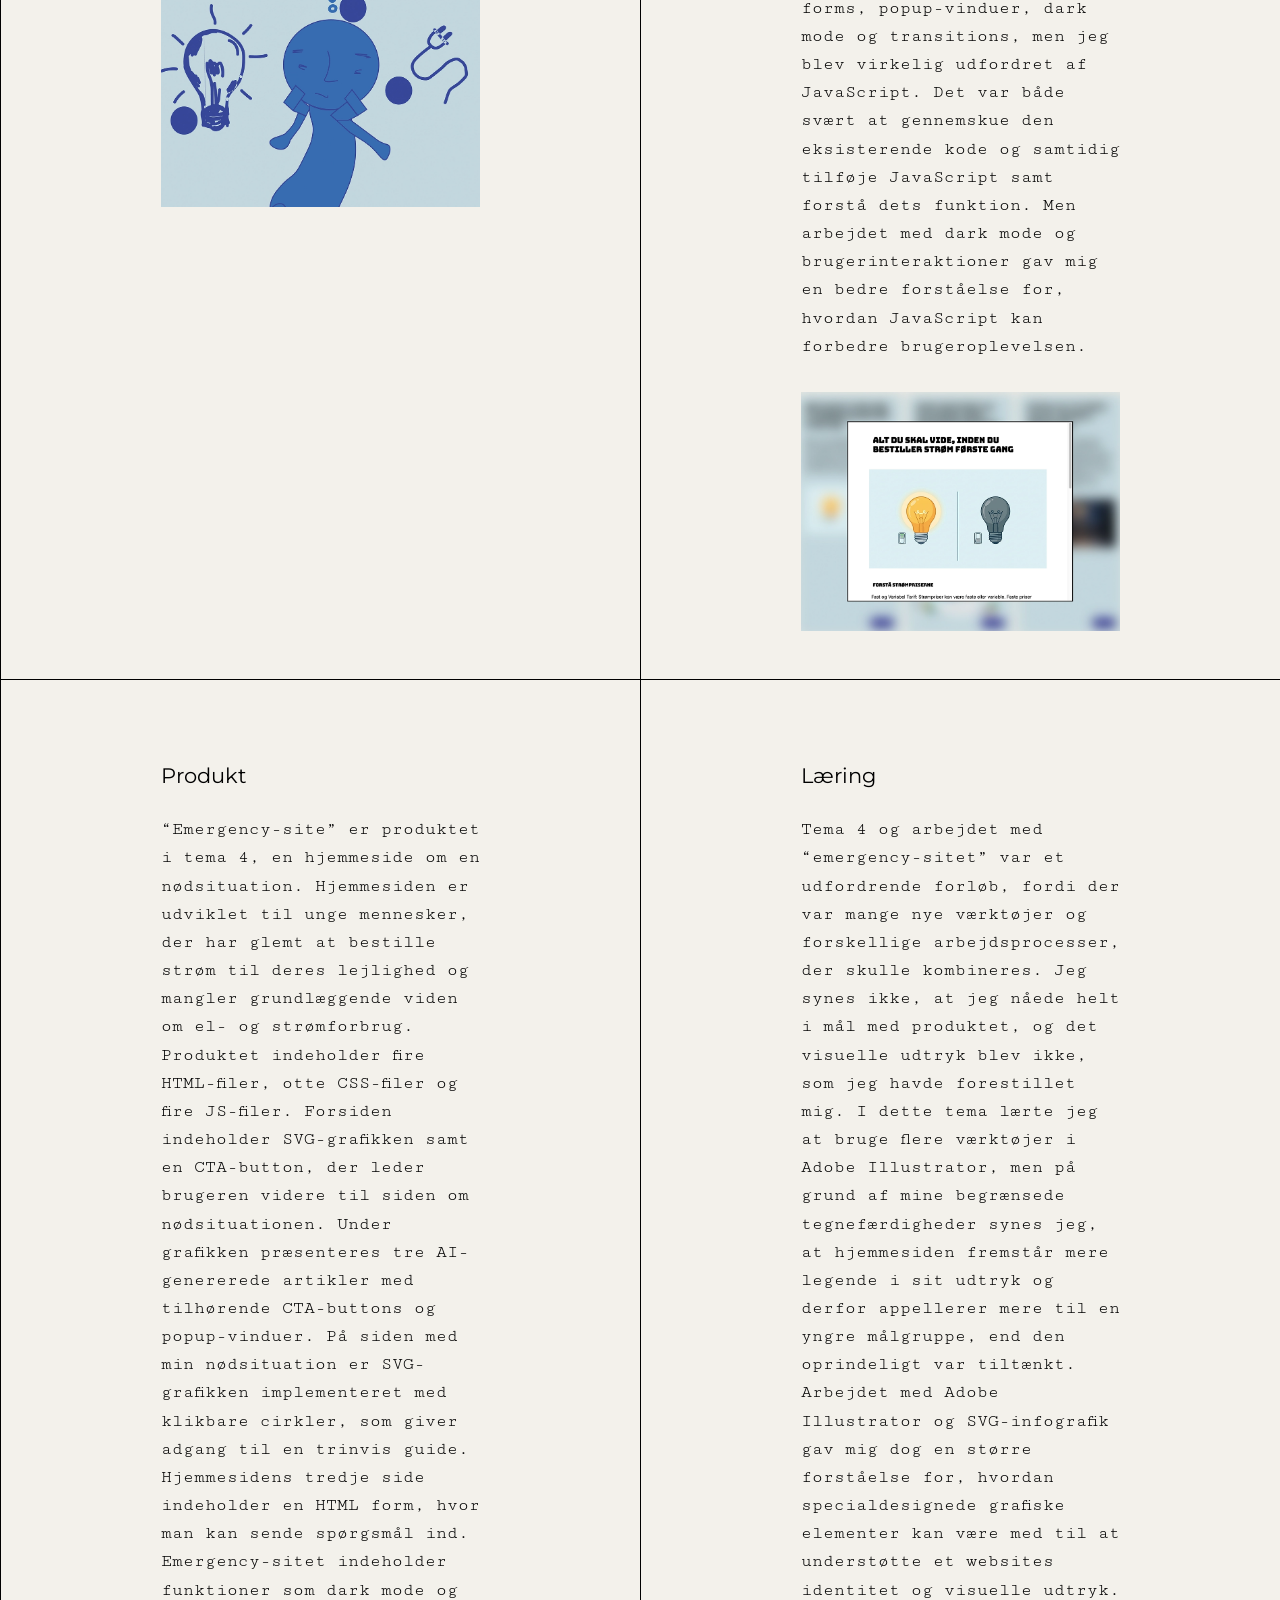
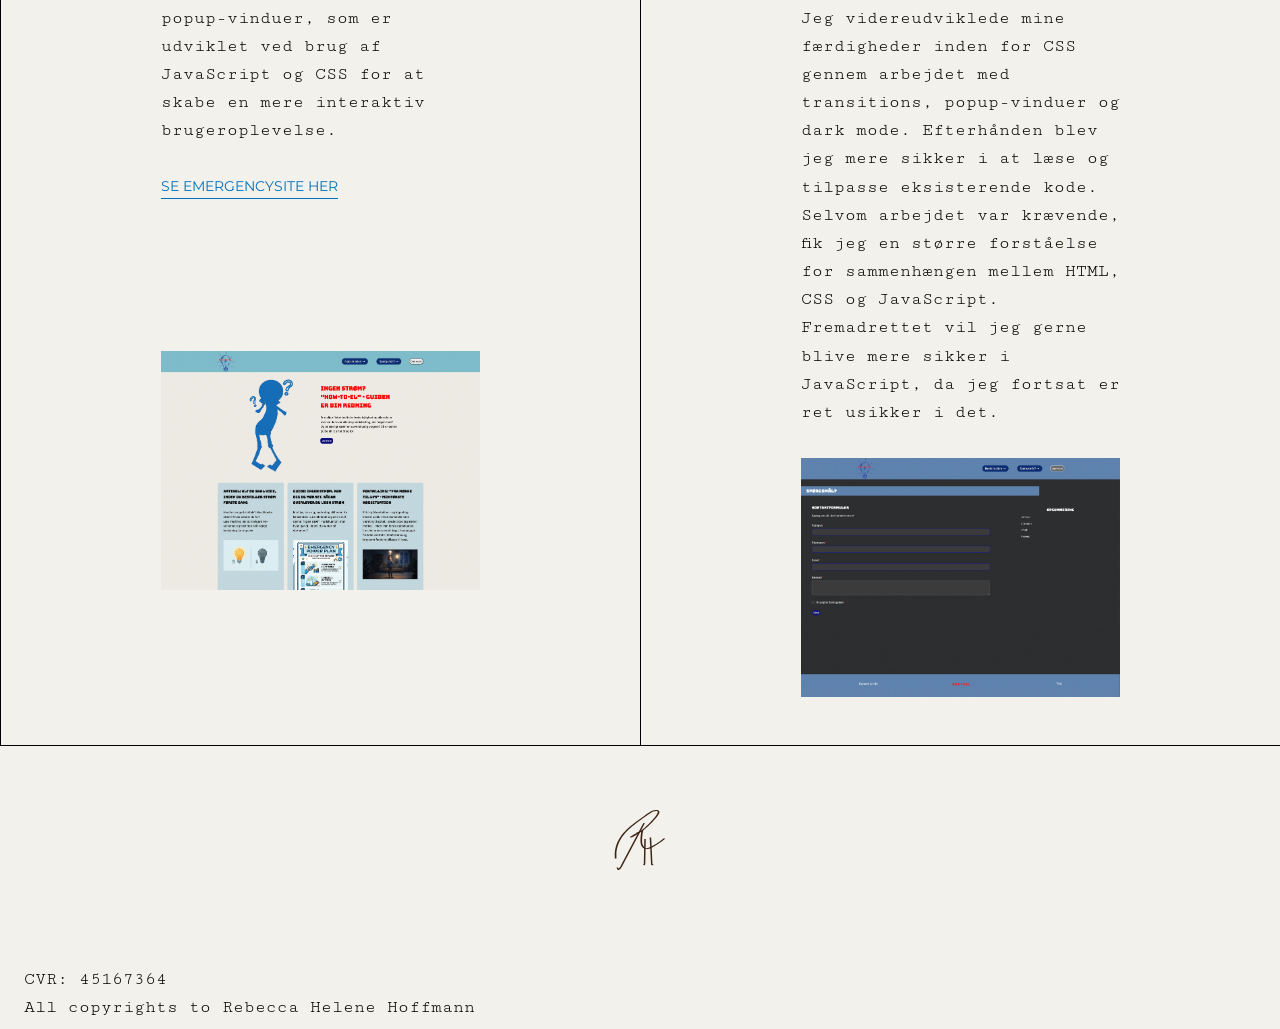
<file: tema4.html>
<!DOCTYPE html>
<html lang="da">

<head>
    <meta charset="UTF-8">
    <meta name="viewport" content="width=device-width, initial-scale=1.0">
    <title>Tema 4</title>
    <meta name="robots" content="noindex">
    <link rel="stylesheet" href="layout.css">
    <link rel="stylesheet" href="style.css">
    <link rel="stylesheet" href="generel.css">
    <link rel="preconnect" href="https://fonts.googleapis.com">
    <link rel="preconnect" href="https://fonts.gstatic.com" crossorigin>
    <link href="https://fonts.googleapis.com/css2?family=Cutive+Mono&display=swap" rel="stylesheet">
    <link href="https://fonts.googleapis.com/css2?family=Montserrat:ital,wght@0,100..900;1,100..900&display=swap"
        rel="stylesheet">
    <link rel="icon" type="image/png" sizes="16x16" href="svg/favicon.webp">
</head>

<body>
    <header>
        <div class="logo">
            <a href="index.html"> <img src="svg/logo.svg" alt="Logo"></a>
            <a class="titel" href="index.html">PORTFOLIO</a>
        </div>
        <nav>
            <ul class="menu">
                <li><a id="active" href="tema2.html">PROJEKTER</a></li>
                <li><a href="om.html">OM</a></li>
            </ul>
            <button class="burger">
                <span class="line"></span>
                <span class="line"></span>
                <span class="line"></span>
            </button>
        </nav>
    </header>
    <main>
        <div class="pil">
            <a class="pil-1" href="tema3.html"> <img src="icon/arrow.webp" alt="pil">Tema 3</a>
            <div class="pil-2">
                <a href="tema5.html"> Tema 5</a>
                <a href="tema5.html"> <img src="icon/arrow-frem.webp" alt="pil"> </a>
            </div>
        </div>
        <div class="tema">
            <div class="t4-h2">
                <h2>Tema 4 - grundlæggende udvikling</h2>
                <p>Site: Emergencysite</p>
            </div>
            <div class="t-grid">
                <div class="t-grid-2">
                    <div class="tema-grid">
                        <h3>Formål</h3>
                        <p>Formålet med tema 4 er at arbejde med udvikling af brugergrænsefladen på et site.
                            Brugergrænsefladen udvikles med
                            vigtige værktøjer som Adobe Illustrator, CSS og JavaScript. I temaet arbejdes der med
                            vektorgrafik i SVG-formatet i
                            Adobe Illustrator. Programmeringssproget JavaScript introduceres og bruges til at håndtere
                            funktionalitet på sitet.
                            Derudover opbygges der flere avancerede færdigheder i CSS.</p>
                        <img class="t4-img-1" src="img/t4-grafik.webp" alt="svg-grafik">
                    </div>
                    <div class="tema-grid">
                        <h3>Proces</h3>
                        <p>Udviklingen af emergency-site i tema 4 var en proces med både faglige fremskridt og
                            udfordringer. Temaet havde ligheder
                            med de tidligere temaer, idet jeg skulle arbejde videre i eksisterende kode, men samtidig
                            udvikle et nyt koncept med
                            udgangspunkt i temaet nødsituation. I dette tema var en del af opgaven at arbejde med
                            AI-genereret indhold. Det gav mig
                            en bedre forståelse af mulighederne og begrænsningerne ved at anvende AI i en designproces.
                            Selvom AI gjorde det muligt
                            at producere indhold hurtigt, krævede det stadig kritisk udvælgelse og tilpasning for at
                            sikre kvalitet og relevans.
                            Derudover producerede jeg grafik og tegnede figurer i Adobe Illustrator, som passede til den
                            valgte nødsituation og det
                            AI-genererede indhold. I dette tema udviklede jeg mig endnu mere inden for HTML og CSS
                            gennem arbejde med HTML forms,
                            popup-vinduer, dark mode og transitions, men jeg blev virkelig udfordret af JavaScript. Det
                            var både svært at gennemskue
                            den eksisterende kode og samtidig tilføje JavaScript samt forstå dets funktion. Men arbejdet
                            med dark mode og
                            brugerinteraktioner gav mig en bedre forståelse for, hvordan JavaScript kan forbedre
                            brugeroplevelsen.</p>
                        <img class="t4-img-2" src="img/t4-popover.webp" alt="popover">
                    </div>
                </div>
                <div class="t-grid-2">
                    <div class="tema-grid">
                        <h3>Produkt</h3>
                        <p>“Emergency-site” er produktet i tema 4, en hjemmeside om en nødsituation. Hjemmesiden er
                            udviklet til unge mennesker,
                            der har glemt at bestille strøm til deres lejlighed og mangler grundlæggende viden om el- og
                            strømforbrug. Produktet
                            indeholder fire HTML-filer, otte CSS-filer og fire JS-filer. Forsiden indeholder
                            SVG-grafikken samt en CTA-button, der
                            leder brugeren videre til siden om nødsituationen. Under grafikken præsenteres tre
                            AI-genererede artikler med tilhørende
                            CTA-buttons og popup-vinduer. På siden med min nødsituation er SVG-grafikken implementeret
                            med klikbare cirkler, som
                            giver adgang til en trinvis guide. Hjemmesidens tredje side indeholder en HTML form, hvor
                            man kan sende spørgsmål ind.
                            Emergency-sitet indeholder funktioner som dark mode og popup-vinduer, som er udviklet ved
                            brug af JavaScript og CSS for
                            at skabe en mere interaktiv brugeroplevelse.</p>
                        <a class="t4-a" href="https://reho1001.github.io/emergency-main/" target="_blank">Se
                            emergencysite her</a>
                        <img class="t4-img-3" src="img/t4-site.webp" alt="emergencysite">
                    </div>
                    <div class="tema-grid">
                        <h3>Læring</h3>
                        <p>Tema 4 og arbejdet med “emergency-sitet” var et udfordrende forløb, fordi der var mange nye
                            værktøjer og forskellige
                            arbejdsprocesser, der skulle kombineres. Jeg synes ikke, at jeg nåede helt i mål med
                            produktet, og det visuelle udtryk
                            blev ikke, som jeg havde forestillet mig. I dette tema lærte jeg at bruge flere værktøjer i
                            Adobe Illustrator, men på
                            grund af mine begrænsede tegnefærdigheder synes jeg, at hjemmesiden fremstår mere legende i
                            sit udtryk og derfor
                            appellerer mere til en yngre målgruppe, end den oprindeligt var tiltænkt. Arbejdet med Adobe
                            Illustrator og
                            SVG-infografik gav mig dog en større forståelse for, hvordan specialdesignede grafiske
                            elementer kan være med til at
                            understøtte et websites identitet og visuelle udtryk. Jeg videreudviklede mine færdigheder
                            inden for CSS gennem arbejdet
                            med transitions, popup-vinduer og dark mode. Efterhånden blev jeg mere sikker i at læse og
                            tilpasse eksisterende kode.
                            Selvom arbejdet var krævende, fik jeg en større forståelse for sammenhængen mellem HTML, CSS
                            og JavaScript. Fremadrettet
                            vil jeg gerne blive mere sikker i JavaScript, da jeg fortsat er ret usikker i det.
                        </p>
                        <img class="t4-img-4" src="img/t4-darkmode.webp" alt="darkmode">
                    </div>
                </div>
            </div>
        </div>
    </main>
    <footer>
        <div class="logo-footer">
            <img src="svg/logo.svg" alt="logo">
        </div>
        <div>
            <p>CVR: 45167364</p>
            <p>All copyrights to Rebecca Helene Hoffmann</p>
        </div>
    </footer>

    <script src="menu.js"></script>
</body>

</html>
</file>
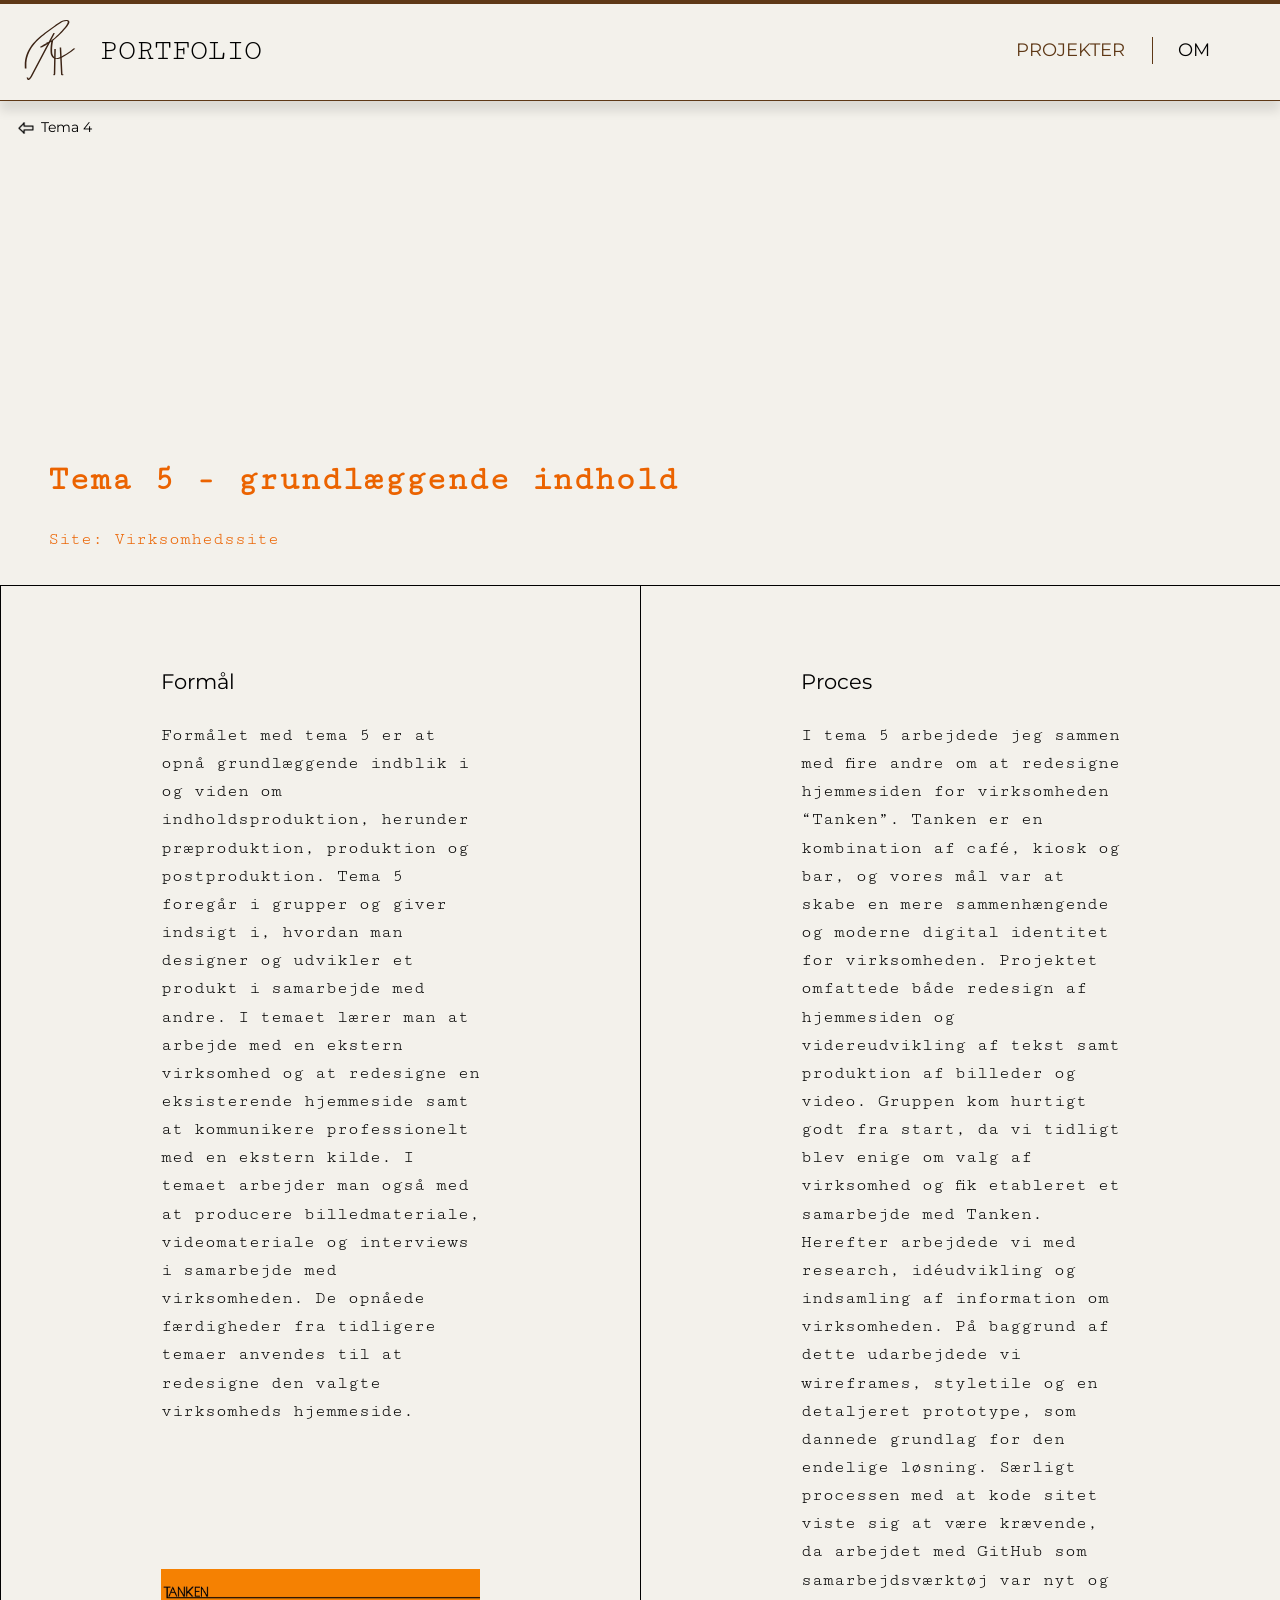
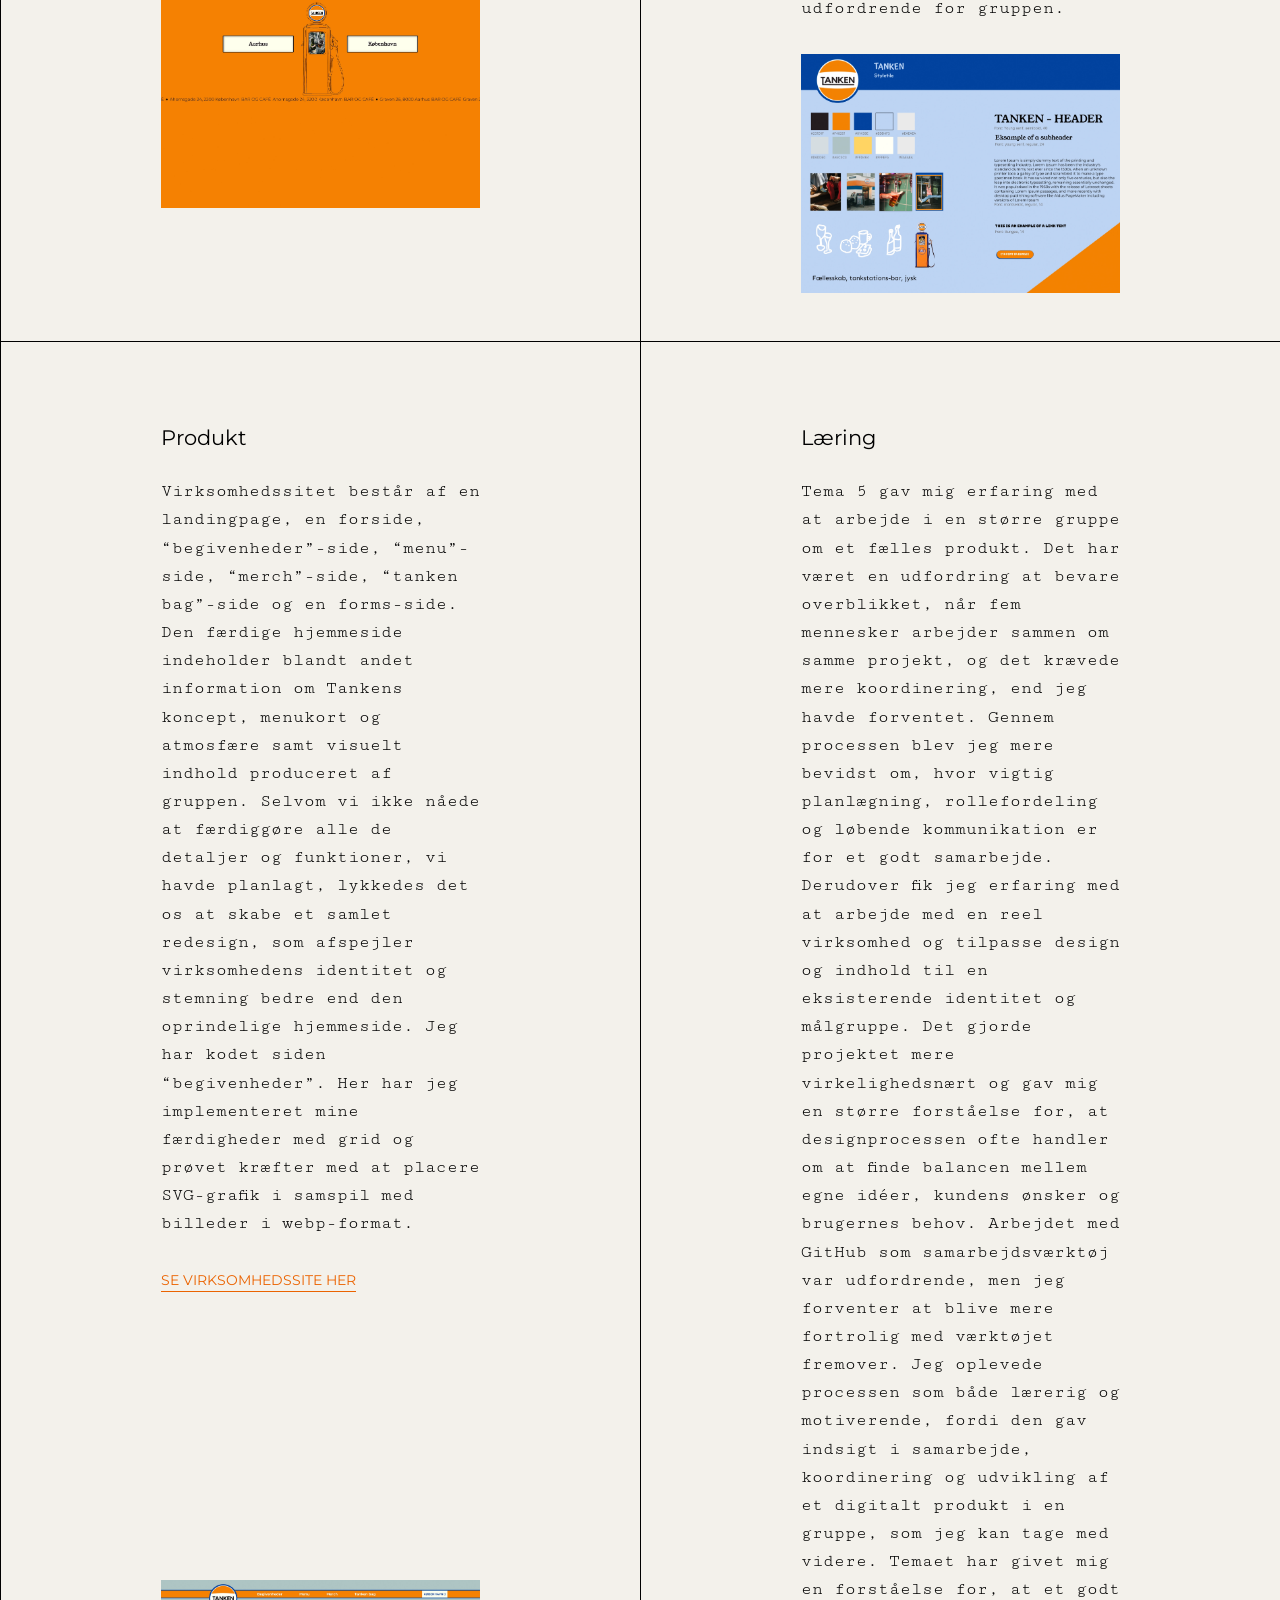
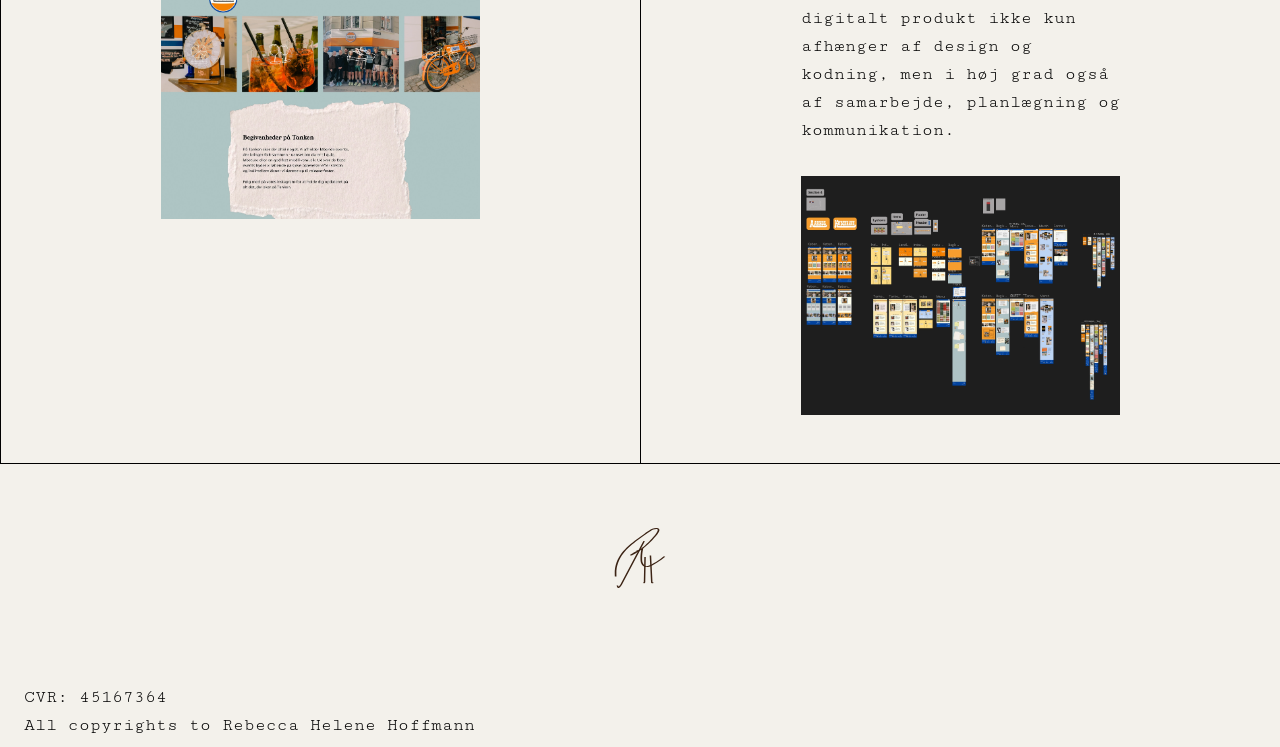
<file: tema5.html>
<!DOCTYPE html>
<html lang="da">

<head>
    <meta charset="UTF-8">
    <meta name="viewport" content="width=device-width, initial-scale=1.0">
    <title>Tema 5</title>
    <meta name="robots" content="noindex">
    <link rel="stylesheet" href="layout.css">
    <link rel="stylesheet" href="style.css">
    <link rel="stylesheet" href="generel.css">
    <link rel="preconnect" href="https://fonts.googleapis.com">
    <link rel="preconnect" href="https://fonts.gstatic.com" crossorigin>
    <link href="https://fonts.googleapis.com/css2?family=Cutive+Mono&display=swap" rel="stylesheet">
    <link href="https://fonts.googleapis.com/css2?family=Montserrat:ital,wght@0,100..900;1,100..900&display=swap"
        rel="stylesheet">
    <link rel="icon" type="image/png" sizes="16x16" href="svg/favicon.webp">
</head>

<body>
    <header>
        <div class="logo">
            <a href="index.html"> <img src="svg/logo.svg" alt="Logo"></a>
            <a class="titel" href="index.html">PORTFOLIO</a>
        </div>
        <nav>
            <ul class="menu">
                <li><a id="active" href="tema2.html">PROJEKTER</a></li>
                <li><a href="om.html">OM</a></li>
            </ul>
            <button class="burger">
                <span class="line"></span>
                <span class="line"></span>
                <span class="line"></span>
            </button>
        </nav>
    </header>
    <main>
        <div class="pil">
            <a class="pil-1" href="tema4.html"> <img src="icon/arrow.webp" alt="pil">Tema 4</a>
            <!-- <div class="pil-2">
                <a href="tema2.html"> Tema 2</a>
                <a href="tema2.html"> <img src="icon/arrow-frem.webp" alt="pil"> </a>
            </div> -->
        </div>
        <div class="tema">
            <div class="t5-h2">
                <h2>Tema 5 - grundlæggende indhold</h2>
                <p>Site: Virksomhedssite</p>
            </div>
            <div class="t-grid">
                <div class="t-grid-2">
                    <div class="tema-grid">
                        <h3>Formål</h3>
                        <p>Formålet med tema 5 er at opnå grundlæggende indblik i og viden om indholdsproduktion,
                            herunder præproduktion,
                            produktion og postproduktion. Tema 5 foregår i grupper og giver indsigt i, hvordan man
                            designer og udvikler et produkt i
                            samarbejde med andre.
                            I temaet lærer man at arbejde med en ekstern virksomhed og at redesigne en eksisterende
                            hjemmeside samt at kommunikere
                            professionelt med en ekstern kilde. I temaet arbejder man også med at producere
                            billedmateriale, videomateriale og
                            interviews i samarbejde med virksomheden. De opnåede færdigheder fra tidligere temaer
                            anvendes til at redesigne den
                            valgte virksomheds hjemmeside.</p>
                        <img class="t5-img-1" src="img/t5-page.webp" alt="funktion">
                    </div>
                    <div class="tema-grid">
                        <h3>Proces</h3>
                        <p>I tema 5 arbejdede jeg sammen med fire andre om at redesigne hjemmesiden for virksomheden
                            “Tanken”. Tanken er en
                            kombination af café, kiosk og bar, og vores mål var at skabe en mere sammenhængende og
                            moderne digital identitet for
                            virksomheden. Projektet omfattede både redesign af hjemmesiden og videreudvikling af tekst
                            samt produktion af billeder
                            og video. Gruppen kom hurtigt godt fra start, da vi tidligt blev enige om valg af virksomhed
                            og fik etableret et
                            samarbejde med Tanken. Herefter arbejdede vi med research, idéudvikling og indsamling af
                            information om virksomheden. På
                            baggrund af dette udarbejdede vi wireframes, styletile og en detaljeret prototype, som
                            dannede grundlag for den endelige
                            løsning. Særligt processen med at kode sitet viste sig at være krævende, da arbejdet med
                            GitHub som samarbejdsværktøj
                            var nyt og udfordrende for gruppen.</p>
                        <img class="t5-img-2" src="img/t5-style.webp" alt="styletile">
                    </div>
                </div>
                <div class="t-grid-2">
                    <div class="tema-grid">
                        <h3>Produkt</h3>
                        <p>Virksomhedssitet består af en landingpage, en forside, “begivenheder”-side, “menu”-side,
                            “merch”-side, “tanken bag”-side
                            og en forms-side. Den færdige hjemmeside indeholder blandt andet information om Tankens
                            koncept, menukort og atmosfære
                            samt visuelt indhold produceret af gruppen. Selvom vi ikke nåede at færdiggøre alle de
                            detaljer og funktioner, vi havde
                            planlagt, lykkedes det os at skabe et samlet redesign, som afspejler virksomhedens identitet
                            og stemning bedre end den
                            oprindelige hjemmeside. Jeg har kodet siden “begivenheder”. Her har jeg implementeret mine
                            færdigheder med grid og
                            prøvet kræfter med at placere SVG-grafik i samspil med billeder i webp-format.</p>
                        <a class="t5-a" href="https://carolinehay.github.io/Tanken_done/begivenheder.html"
                            target="_blank">Se
                            virksomhedssite her</a>
                        <img class="t5-img-3" src="img/t5-site.webp" alt="virksomhedssite">
                    </div>
                    <div class="tema-grid">
                        <h3>Læring</h3>
                        <p>Tema 5 gav mig erfaring med at arbejde i en større gruppe om et fælles produkt. Det har været
                            en udfordring at bevare
                            overblikket, når fem mennesker arbejder sammen om samme projekt, og det krævede mere
                            koordinering, end jeg havde
                            forventet. Gennem processen blev jeg mere bevidst om, hvor vigtig planlægning,
                            rollefordeling og løbende kommunikation
                            er for et godt samarbejde. Derudover fik jeg erfaring med at arbejde med en reel virksomhed
                            og tilpasse design og
                            indhold til en eksisterende identitet og målgruppe. Det gjorde projektet mere
                            virkelighedsnært og gav mig en større
                            forståelse for, at designprocessen ofte handler om at finde balancen mellem egne idéer,
                            kundens ønsker og brugernes
                            behov. Arbejdet med GitHub som samarbejdsværktøj var udfordrende, men jeg forventer at blive
                            mere fortrolig med
                            værktøjet fremover. Jeg oplevede processen som både lærerig og motiverende, fordi den gav
                            indsigt i samarbejde,
                            koordinering og udvikling af et digitalt produkt i en gruppe, som jeg kan tage med videre.
                            Temaet har givet mig en
                            forståelse for, at et godt digitalt produkt ikke kun afhænger af design og kodning, men i
                            høj grad også af samarbejde,
                            planlægning og kommunikation.</p>
                        <img class="t5-img-4" src="img/t5-proces.webp" alt="proces">
                    </div>
                </div>
            </div>
        </div>
    </main>
    <footer>
        <div class="logo-footer">
            <img src="svg/logo.svg" alt="logo">
        </div>
        <div>
            <p>CVR: 45167364</p>
            <p>All copyrights to Rebecca Helene Hoffmann</p>
        </div>
    </footer>

    <script src="menu.js"></script>
</body>

</html>
</file>
<file: layout.css>
/***************** index ****************/
.in-grid {
  display: grid;
  grid-template-columns: 1fr;
}
.in-grid-img {
  order: -1;
}
.in-grid-text {
  padding: 1rem;
  margin-bottom: 2rem;
}
/***************** teaser tema  ****************/
.img-index {
  background-image: url(img/baggrund-index.webp);
  background-size: 100%;
  padding: 3rem;
}
.index-grid {
  background-color: #f3f1eb;
  border-radius: 8px;
  padding: 3rem;
  margin-bottom: 5rem;
}
.index-grid h3 {
  padding-bottom: 3rem;
}
.index-grid img {
  margin-top: 5%;
  border: 1px solid #5e3816;
}

@media (min-width: 1000px) {
  /***************** index box 1 ****************/
  .in-grid {
    display: grid;
    grid-template-columns: 1fr 1fr;
    grid-template-rows: 1fr;
    background-image: url(img/bg-index-4.webp);
    background-size: 100%;
  }
  .in-grid-text {
    padding: 2rem;
    align-self: center;
  }
  .in-grid-img {
    order: 1;
    padding: 8rem;
  }

  /***************** index box 2 ****************/
  .img-index {
    padding-top: 0%;
  }
  .index-grid {
    display: grid;
    grid-template-columns: 1fr 1fr;
    gap: 20px;
    margin-inline: 22rem;
  }
  .index-grid img {
    width: 400px;
    /* order: -1; */
    margin-top: 0;
  }
  .index-grid h3 {
    padding-top: 6rem;
    padding-bottom: 1rem;
  }
  .index-grid a {
    margin-left: 0.2rem;
  }
}

/***************** tema ****************/
.tema h2 {
  margin-left: 3rem;
  margin-top: 10rem;
  margin-bottom: 0.5rem;
}
.tema h3 {
  margin-left: 3rem;
  margin-top: 5rem;
}
.tema p {
  margin-left: 3rem;
  margin-top: 1.5rem;
  margin-bottom: 2rem;
  margin-right: 3rem;
}
.tema img {
  padding: 3rem;
  border-bottom: 1px solid black;
}
@media (min-width: 1000px) {
  .t-grid {
    display: grid;
    grid-template-columns: 1fr;
    grid-template-rows: auto auto;
  }
  .t-grid-2 {
    display: grid;
    grid-template-columns: 1fr 1fr;
    border-bottom: 1px solid black;
  }
  .tema-grid {
    padding-left: 7rem;
    padding-right: 7rem;
    border-left: 1px solid black;
  }
  .tema h2 {
    margin-top: 20rem;
  }
  .tema img {
    border-bottom: 0;
  }
  .tema-grid a {
    display: block;
  }
  /***************** tema 2 img ****************/
  .tema-grid .t2-img-1 {
    padding-top: 7rem;
  }
  .tema-grid .t2-img-2 {
    padding-top: 0rem;
  }
  .tema-grid .t2-img-3 {
    padding-top: 12.5rem;
  }
  .tema-grid .t2-img-4 {
    padding-top: 0rem;
  }
  /***************** tema 3 img ****************/
  .tema-grid .t3-img-1 {
    padding-top: 18rem;
  }
  .tema-grid .t3-img-2 {
    padding-top: 0rem;
  }
  .tema-grid .t3-img-3 {
    padding-top: 9rem;
  }
  .tema-grid .t3-img-4 {
    padding-top: 0rem;
  }
  /***************** tema 4 img ****************/
  .tema-grid .t4-img-1 {
    padding-top: 24.5rem;
  }
  .tema-grid .t4-img-2 {
    padding-top: 0rem;
  }
  .tema-grid .t4-img-3 {
    padding-top: 9.5rem;
  }
  .tema-grid .t4-img-4 {
    padding-top: 0rem;
  }
  /***************** tema 5 img ****************/
  .tema-grid .t5-img-1 {
    padding-top: 7rem;
  }
  .tema-grid .t5-img-2 {
    padding-top: 0rem;
  }
  .tema-grid .t5-img-3 {
    padding-top: 18rem;
  }
  .tema-grid .t5-img-4 {
    padding-top: 0rem;
  }
}
/***************** pil ****************/
.pil {
  display: grid;
  grid-template-columns: 1fr 1fr;
  justify-content: space-between;
  margin: 1rem;
}
.pil-1 {
  display: flex;
  align-items: center;
  grid-column: 1/2;
  gap: 5px;
}
.pil-2 {
  display: flex;
  align-items: center;
  grid-column: 3/4;
  gap: 5px;
}
.pil img {
  width: 20px;
  height: auto;
  border-bottom: none;
}
/***************** om ****************/
.om {
  background-image: url(img/om-bg-1.webp);
  background-size: 100%;
  padding-right: 6%;
  padding-left: 6%;
  padding-bottom: 6%;
}
.om img {
  padding: 1rem;
}
.om h3 {
  margin-top: 3rem;
  margin-bottom: 1rem;
}

/***************** OM box 1 ****************/
.om-box-1 {
  margin: 1rem;
  padding: 2rem;
  background-color: #f3f1eb;
  border-radius: 8px;
}
.om-box-1 a {
  font-family: "Cutive Mono", monospace;
  font-size: 1rem;
  padding-bottom: 3rem;
}
.om-box-1 li {
  margin-left: 1rem;
}

/***************** OM box 2 ****************/
.om-box-2 {
  margin: 1rem;
  padding: 2rem;
  background-color: #f3f1eb;
  border-radius: 8px;
}

@media (min-width: 1000px) {
  /***************** OM box 1 ****************/
  .om-box-1 {
    padding: 4rem;
  }
  .om-box-1 a {
    font-size: 1.1rem;
  }
  .om li {
    margin-left: 1rem;
  }
  /***************** OM box 2 ****************/
  .om-box-2 {
    margin-left: 16rem;
    margin-right: 16rem;
    padding: 5rem;
  }
  /***************** OM grid ****************/
  .om-grid {
    display: grid;
    grid-template-columns: 1fr 1fr;
    padding-top: 5rem;
    margin-left: 15rem;
    margin-right: 15rem;
  }
  .grid-1-1 {
    display: grid;
    grid-template-columns: 1fr 1fr;
    gap: 70px;
  }
}
/***************** OM - kompetencer ****************/
.k-grid {
  display: grid;
  grid-template-columns: 1fr 1fr;
  gap: 1px;
}
.k-skala {
  grid-column: 2/3;
  border: 1px solid black;
  background: linear-gradient(to right, var(--color-k) 50%, transparent 50%);
  height: 15px;
  align-self: center;
}
.k-skala-1 {
  grid-column: 2/3;
  border: 1px solid black;
  background: linear-gradient(to right, var(--color-k) 40%, transparent 40%);
  height: 15px;
  align-self: center;
}
.k-skala-2 {
  grid-column: 2/3;
  border: 1px solid black;
  background: linear-gradient(to right, var(--color-k) 80%, transparent 80%);
  height: 15px;
  align-self: center;
}
.k-skala-3 {
  grid-column: 2/3;
  border: 1px solid black;
  background: linear-gradient(to right, var(--color-k) 60%, transparent 60%);
  height: 15px;
  align-self: center;
}
.k-skala-4 {
  grid-column: 2/3;
  border: 1px solid black;
  background: linear-gradient(to right, var(--color-k) 50%, transparent 50%);
  height: 15px;
  align-self: center;
}
.k-skala-5 {
  grid-column: 2/3;
  border: 1px solid black;
  background: linear-gradient(to right, var(--color-k) 40%, transparent 40%);
  height: 15px;
  align-self: center;
}
.k-skala-6 {
  grid-column: 2/3;
  border: 1px solid black;
  background: linear-gradient(to right, var(--color-k) 30%, transparent 30%);
  height: 15px;
  align-self: center;
}
.k-skala-7 {
  grid-column: 2/3;
  border: 1px solid black;
  background: linear-gradient(to right, var(--color-k) 80%, transparent 80%);
  height: 15px;
  align-self: center;
}
</file>
<file: style.css>
/***************** index ****************/
.index-grid a {
  display: inline-block;
  border-bottom: 1px solid black;
  text-transform: uppercase;
  transition: all 0.3s ease;
}
.index-grid a:hover {
  transform: scale(1.1);
  color: #5e3816;
}

/***************** tema ****************/

/***************** tema h2 farve ****************/
.t2-h2 {
  color: #5b0dcf;
  border-bottom: 1px solid black;
}
.t3-h2 {
  color: #32771c;
  border-bottom: 1px solid black;
}
.t4-h2 {
  color: #0071be;
  border-bottom: 1px solid black;
}
.t5-h2 {
  color: #eb6300;
  border-bottom: 1px solid black;
}
/***************** tema a farve ****************/
.tema-grid a {
  width: fit-content;
  text-transform: uppercase;
  margin-left: 3rem;
}
.t2-a {
  color: #5b0dcf;
  border-bottom: 1px solid #5b0dcf;
}
.t3-a {
  color: #32771c;
  border-bottom: 1px solid #32771c;
}
.t4-a {
  color: #0071be;
  border-bottom: 1px solid #0071be;
}
.t5-a {
  color: #eb6300;
  border-bottom: 1px solid #eb6300;
}
/***************** tema a farve ****************/

/***************** footer ****************/
.logo-footer {
  display: flex;
  align-items: center;
  justify-content: center;
  padding-top: 10%;
  margin-bottom: 15%;
}
footer img {
  height: 60px;
  width: 60px;
}
footer p {
  margin-left: 1.5rem;
  margin-bottom: 1rem;
  line-height: 12px;
}
@media (min-width: 1000px) {
  .logo-footer {
    padding-top: 5%;
    margin-bottom: 8%;
  }
}
/***************** scrollbar ****************/
html::before {
  content: "";
  inset: 0;
  background-color: #5e3816;
  block-size: 4px;
  animation: site-progress linear both;
  animation-timeline: scroll();
  position: fixed;
  transform-origin: 0 0;
  z-index: 1000;
}
@keyframes site-progress {
  from {
    scale: 0 1;
  }
}

/***************** nav-menu ****************/
header {
  position: sticky;
  top: 0;
  display: flex;
  justify-content: space-between;
  align-items: center;
  padding: 20px;
  border-bottom: 1px solid #5e3816;
  max-width: 100%;
  box-shadow: 0 10px 10px rgba(0, 0, 0, 0.1);
  background-color: var(--color-bg);
}

.logo {
  display: flex;
  gap: 20px;
  align-items: center;
}

.logo img {
  width: 60px;
  height: 60px;
}

.titel {
  font-family: "Cutive Mono";
  font-size: 30px;
  text-decoration: none;
  color: black;
}

nav {
  display: flex;
  align-items: center;
}
.menu {
  display: flex;
  list-style: none;
  margin: 0;
  padding: 0;
}

.menu li {
  margin-right: 2px;
}

.menu li:last-child {
  border-left: 1px solid #5e3816;
  margin-right: 25px;
}

.menu a {
  display: block;
  padding-inline: 25px;
  color: black;
  text-decoration: none;
  text-align: center;
  text-transform: uppercase;
  font-size: 18px;
  font-family: "Montserrat";
}
#active {
  color: #5e3816;
}
.menu a:hover {
  color: #5e3816;
}

.burger {
  display: none;
  width: 25px;
  height: 15px;
  cursor: pointer;
}

.burger .line {
  display: block;
  width: 100%;
  height: 2px;
  background-color: black;
  margin-bottom: 5px;
  transition: 0.2s linear;
}
/***************** burger-menu, synlig i mobil ****************/
@media (max-width: 800px) {
  .menu {
    display: none;
  }
  .menu a {
    text-align: left;
    padding-inline: 2rem;
  }

  .burger {
    display: block;
    background-color: transparent;
    border: 0;
    width: 30px;
    height: 20px;
    cursor: pointer;
  }

  .burger .line {
    display: block;
    width: 100%;
    height: 2px;
    background-color: black;
    margin-bottom: 5px;
    transition: 0.2s linear;
  }

  .burger.active .line:nth-child(1) {
    transform: rotate(45deg) translate(5px, 5px);
    transition: 0.2s linear;
  }

  .burger.active .line:nth-child(2) {
    opacity: 0;
    transition: 0.15s linear;
  }

  .burger.active .line:nth-child(3) {
    transform: rotate(-45deg) translate(5px, -5px);
    transition: 0.2s linear;
  }

  /* udfoldet */
  nav.active .menu {
    display: block;
    background-color: var(--color-bg);
    border: 1px solid grey;
    position: absolute;
    justify-content: space-between;
    top: 75px;
    right: 0;
    width: 60%;
    z-index: 1010;
  }

  nav.active .menu li {
    margin-block: 10px 10px;
  }
}
</file>
<file: generel.css>
/***************** reset ****************/
*,
::before,
::after {
  box-sizing: border-box;
  margin: 0;
  padding: 0;
}

html {
  interpolate-size: allow-keywords;
  font-family: system-ui, sans-serif;
  line-height: 1.5;
  -webkit-font-smoothing: antialiased;
}

h1,
h2 {
  line-height: 1.25;
}

p,
li {
  text-wrap: pretty;
}

img,
svg {
  display: block;
  width: 100%;
  height: auto;
}

label {
  display: block;
}

input,
button,
textarea,
select {
  font: inherit;
  color: inherit;
  background-color: transparent;
  font-size: max(1em, 16px);
}

textarea {
  resize: none;
  min-height: 4lh;
}

legend {
  padding: 0;
}

select,
::picker(select) {
  appearance: base-select;
}

/***************** font ****************/
.cutive-mono-regular {
  font-family: "Cutive Mono", monospace;
  font-style: normal;
}
.montserrat-uniquifier {
  font-family: "Montserrat", sans-serif;
  font-style: normal;
}

:root {
  /***************** font type ****************/
  --font-h1-h2-p-li: "Cutive Mono", monospace;
  --font-h3-a: "Montserrat", sans-serif;

  /***************** font size mobil ****************/
  --font-size-m-h1: 2rem;
  --font-size-m-h2: 1.8rem;
  --font-size-m-h3: 1.2rem;
  --font-size-m-p: 1rem;
  --font-size-m-li: 1rem;
  --font-size-m-a: 0.8rem;

  /***************** font size desk ****************/
  --font-size-d-h1: 3rem;
  --font-size-d-h2: 2.1rem;
  --font-size-d-h3: 1.3rem;
  --font-size-d-p: 1.1rem;
  --font-size-d-li: 1.1rem;
  --font-size-d-a: 0.9rem;

  /***************** font weight ****************/
  --font-weight-h1: 100;
  --font-weight-h2: 600;
  --font-weight-h3: 400;

  /***************** letter space ****************/
  --font-p-space: 160%;

  /***************** color ****************/
  --color-bg: #f3f1eb;
  --color-a: black;
  --color-k: #5e3816;

  /***************** margin ****************/
  --margint-m-h1: 2rem;
  --marginb-m-h1: 2rem;
}

body {
  background-color: var(--color-bg);
}

h1 {
  font-family: var(--font-h1-h2-p-li);
  font-size: var(--font-size-m-h1);
  font-weight: var(--font-weight-h1);
  margin-top: var(--margint-m-h1);
  margin-bottom: var(--marginb-m-h1);
  text-transform: uppercase;
}
h2 {
  font-family: var(--font-h1-h2-p-li);
  font-size: var(--font-size-m-h2);
  font-weight: var(--font-weight-h2);
}
h3 {
  font-family: var(--font-h3-a);
  font-size: var(--font-size-m-h3);
  font-weight: var(--font-weight-h3);
}
p {
  font-family: var(--font-h1-h2-p-li);
  font-size: var(--font-size-m-p);
  line-height: var(--font-p-space);
  max-width: 65ch;
}
a {
  font-size: var(--font-size-m-a);
  font-family: var(--font-h3-a);
  color: var(--color-a);
  text-decoration: none;
}
li {
  font-family: var(--font-h1-h2-p-li);
  font-size: var(--font-size-m-li);
}

@media (min-width: 1000px) {
  h1 {
    font-size: var(--font-size-d-h1);
  }
  h2 {
    font-size: var(--font-size-d-h2);
  }
  h3 {
    font-size: var(--font-size-d-h3);
  }
  a {
    font-size: var(--font-size-d-a);
  }
  p {
    font-size: var(--font-size-d-p);
  }
  li {
    font-size: var(--font-size-d-li);
  }
}
</file>
